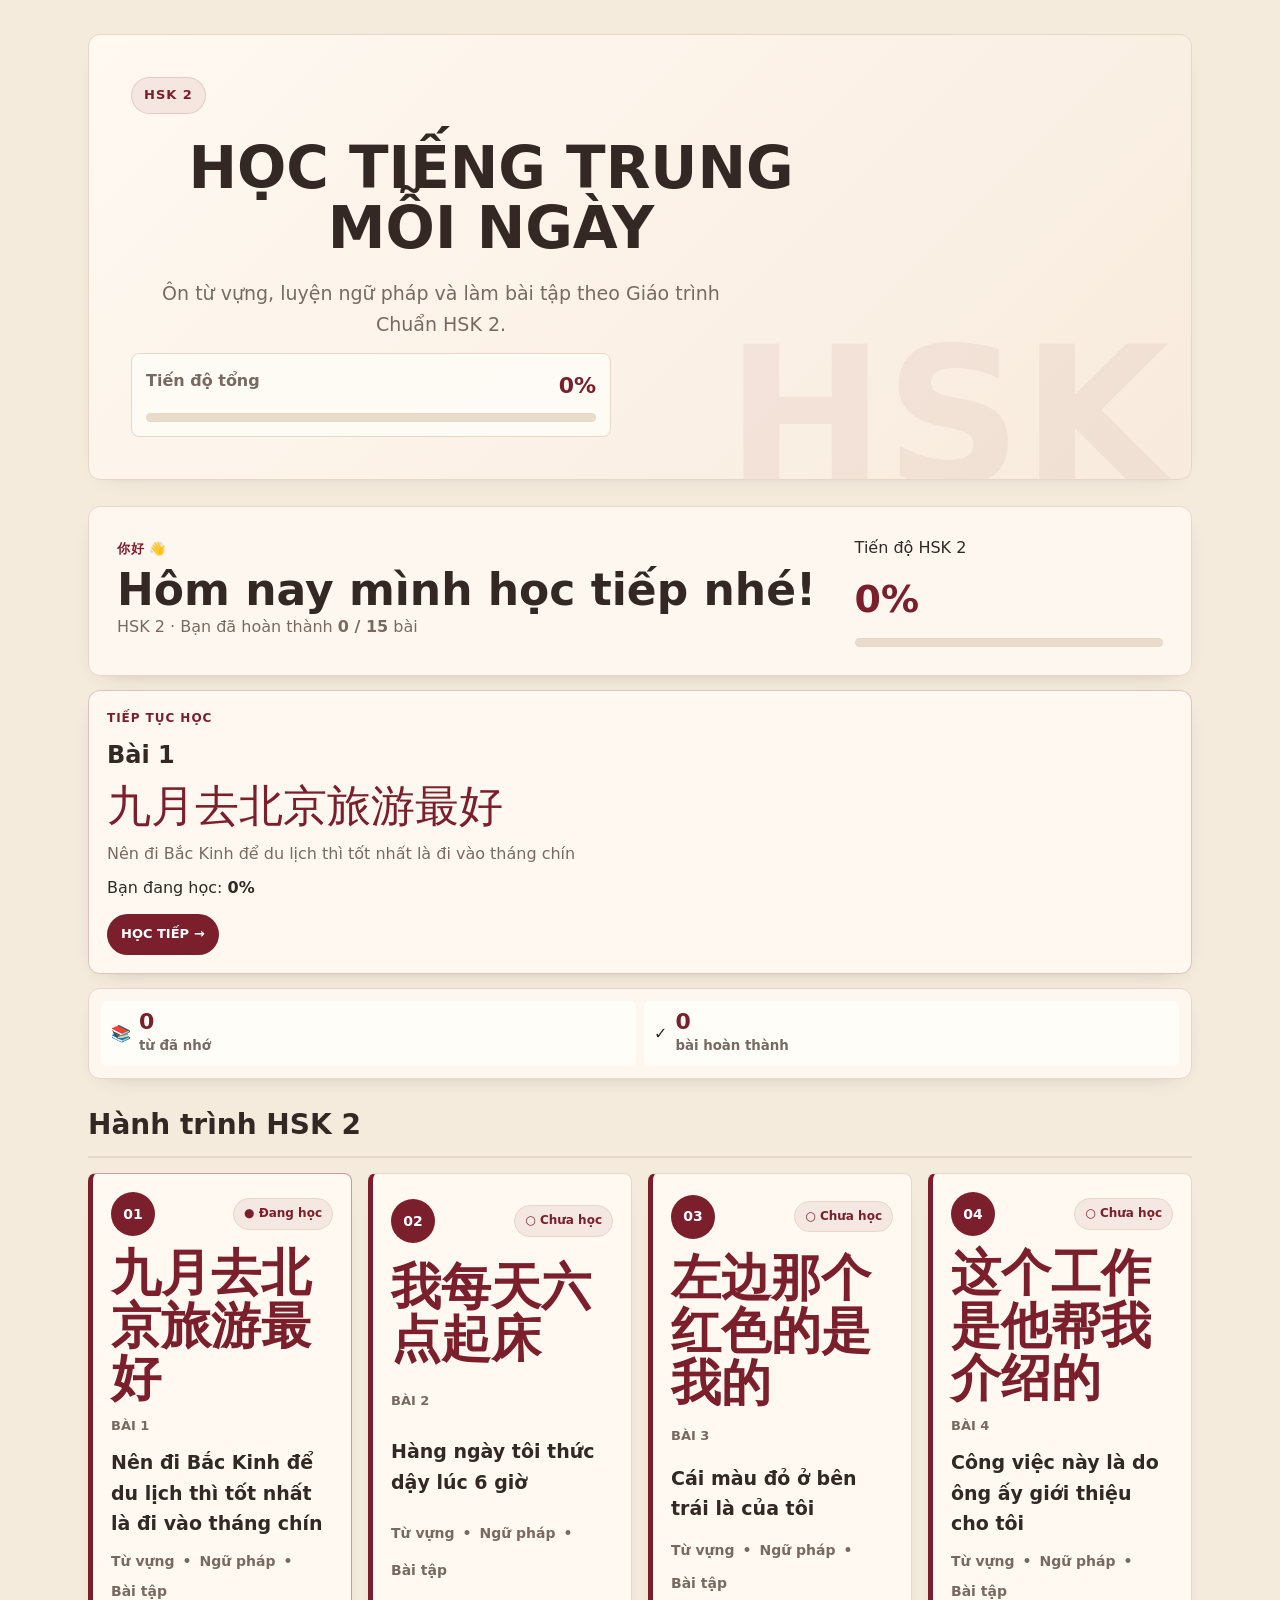
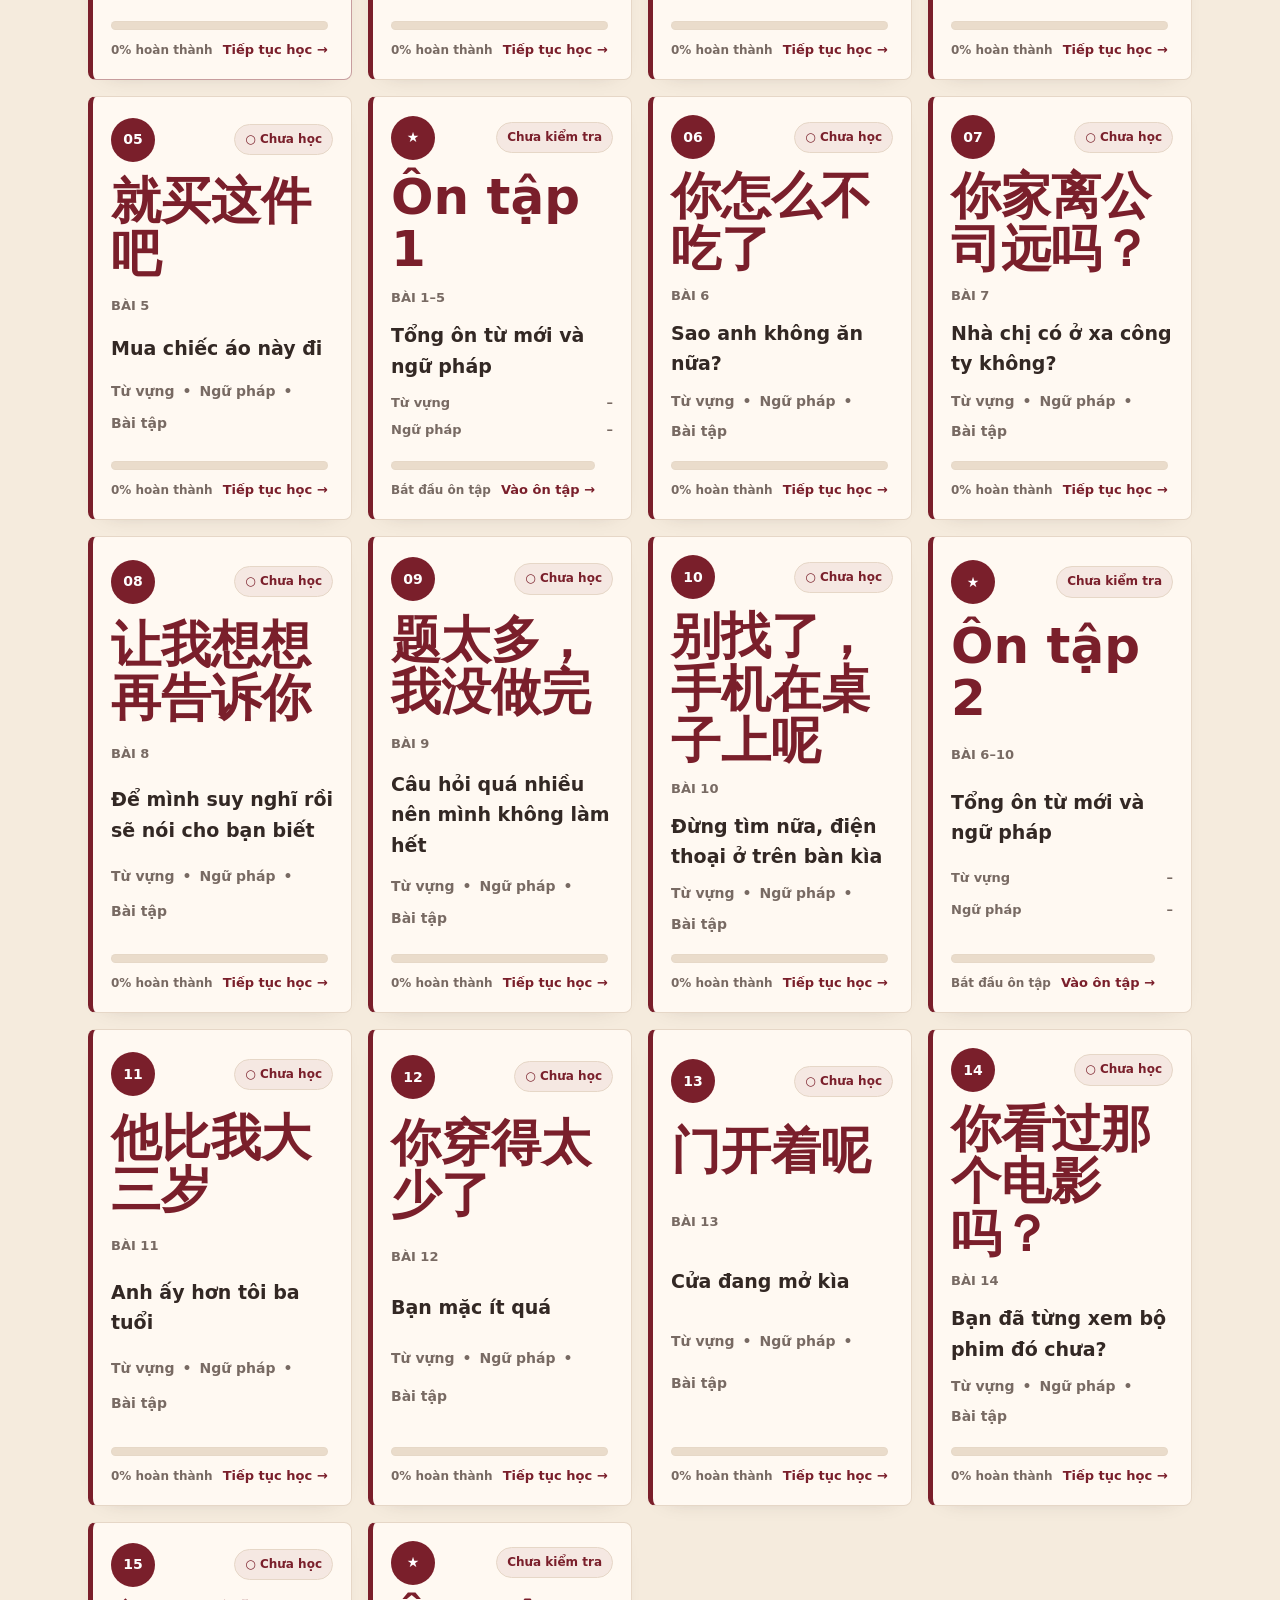
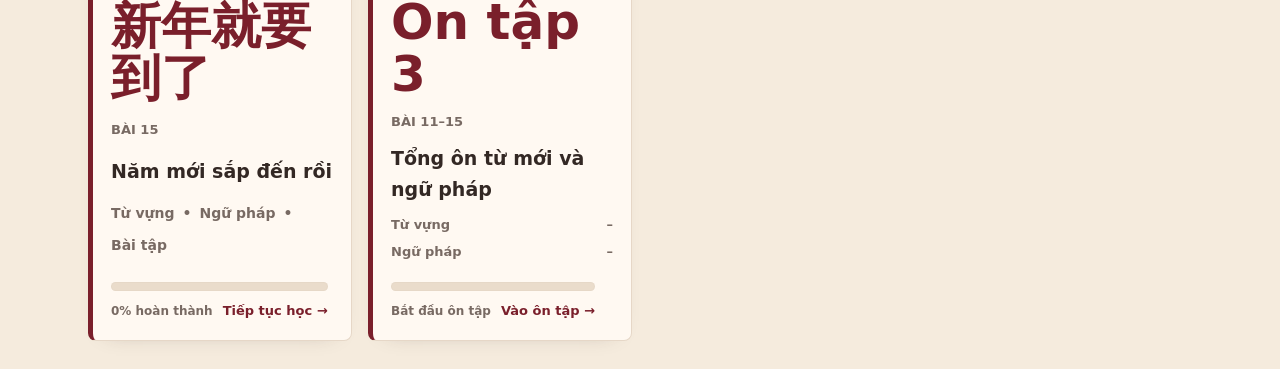
<file: index.html>
<!DOCTYPE html>
<html lang="vi">
<head>
  <meta charset="UTF-8">
  <meta name="viewport" content="width=device-width, initial-scale=1.0, maximum-scale=1.0, user-scalable=no">
  <title>Khóa học Chuẩn HSK2 - NABI</title>
  <link rel="icon" href="data:,">
  <link rel="stylesheet" href="styles/main.css">
</head>
<body>
  <div class="container home-container">
    <header class="home-header">
      <div class="header-badge">HSK 2</div>
      <h1>HỌC TIẾNG TRUNG MỖI NGÀY</h1>
      <p>Ôn từ vựng, luyện ngữ pháp và làm bài tập theo Giáo trình Chuẩn HSK 2.</p>
      <div class="home-progress-card">
        <div>
          <span class="home-progress-label">Tiến độ tổng</span>
          <strong id="overall-progress-text">0%</strong>
        </div>
        <div class="progress-bar-container">
          <div id="overall-progress-bar" class="progress-bar" style="width: 0%;"></div>
        </div>
      </div>
    </header>

    <main>
      <div class="course-stage-header">
        <h2>Giai đoạn 1: Bài 1 – Bài 8</h2>
      </div>

      <div class="lesson-grid" id="lesson-grid"></div>
    </main>
  </div>

  <script src="data/lesson-manifest.js"></script>
  <script src="js/storage.js"></script>
  <script src="js/app.js"></script>
</body>
</html>
</file>
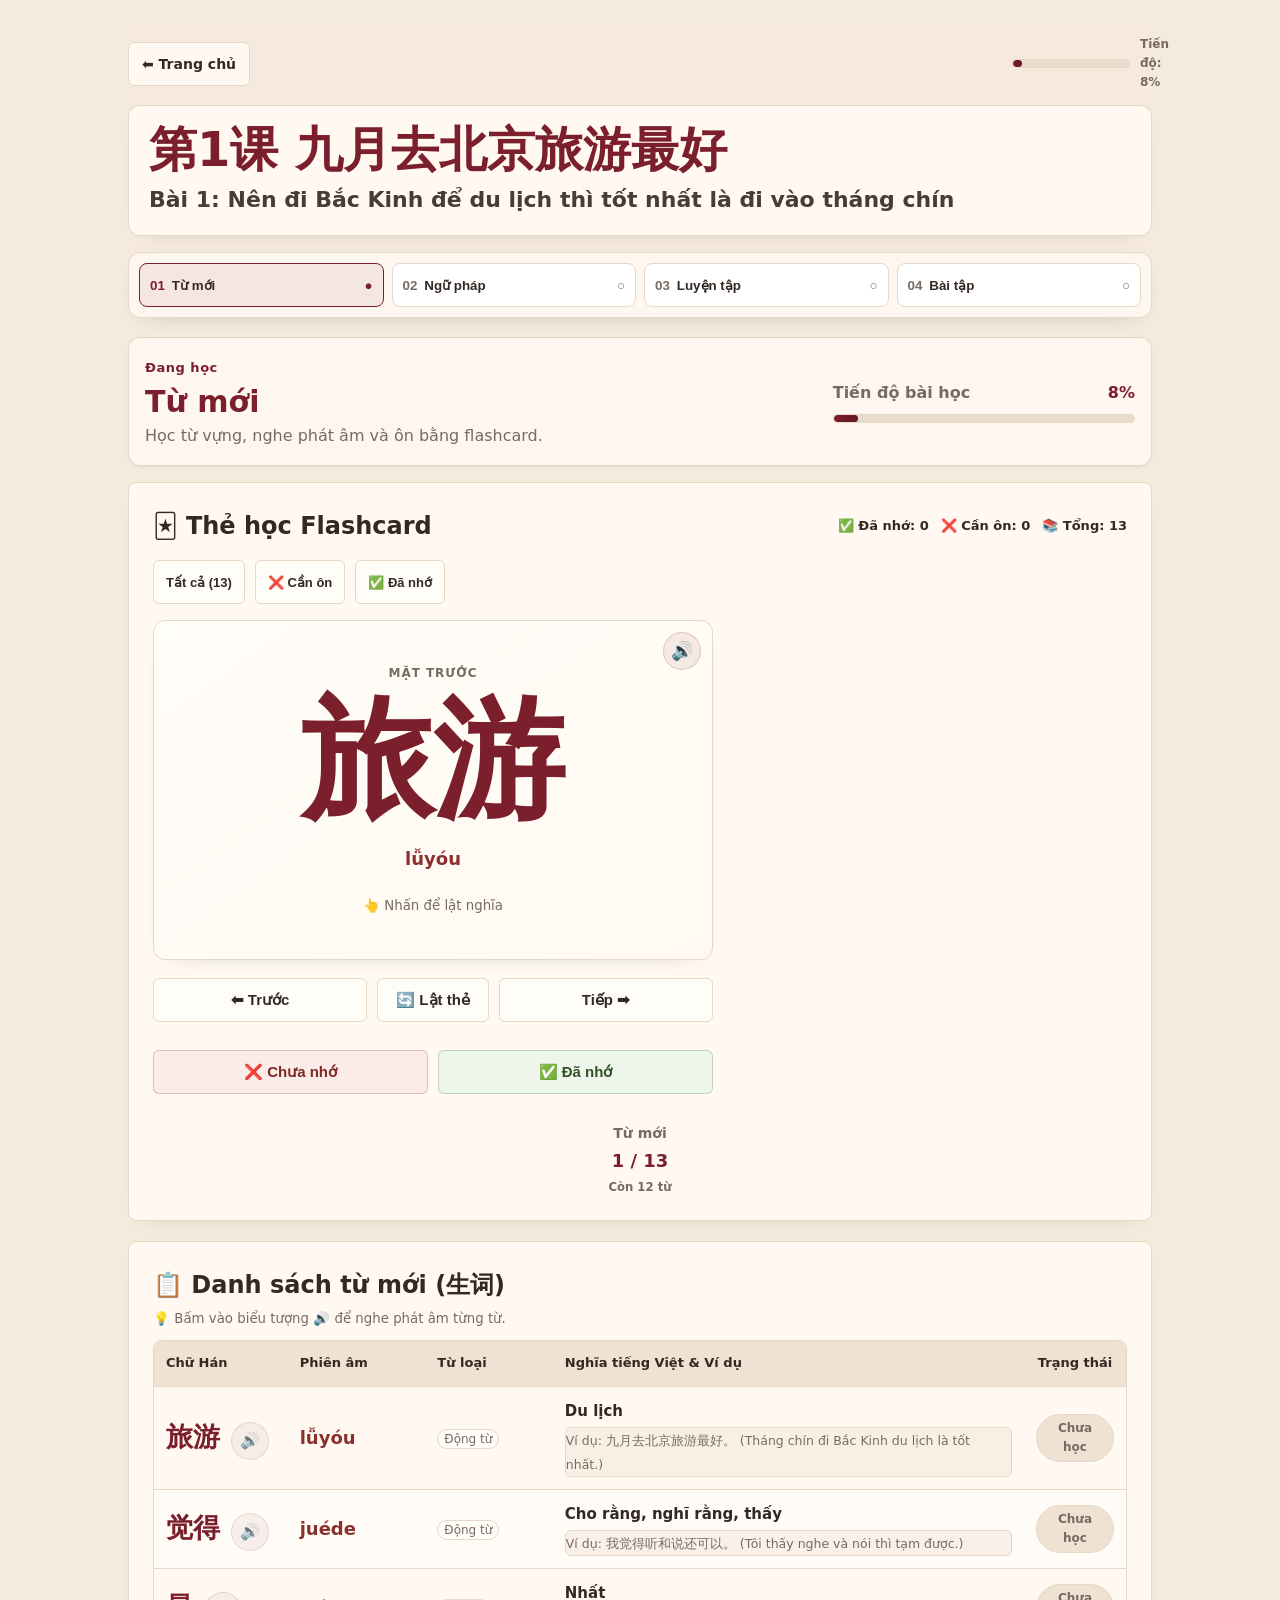
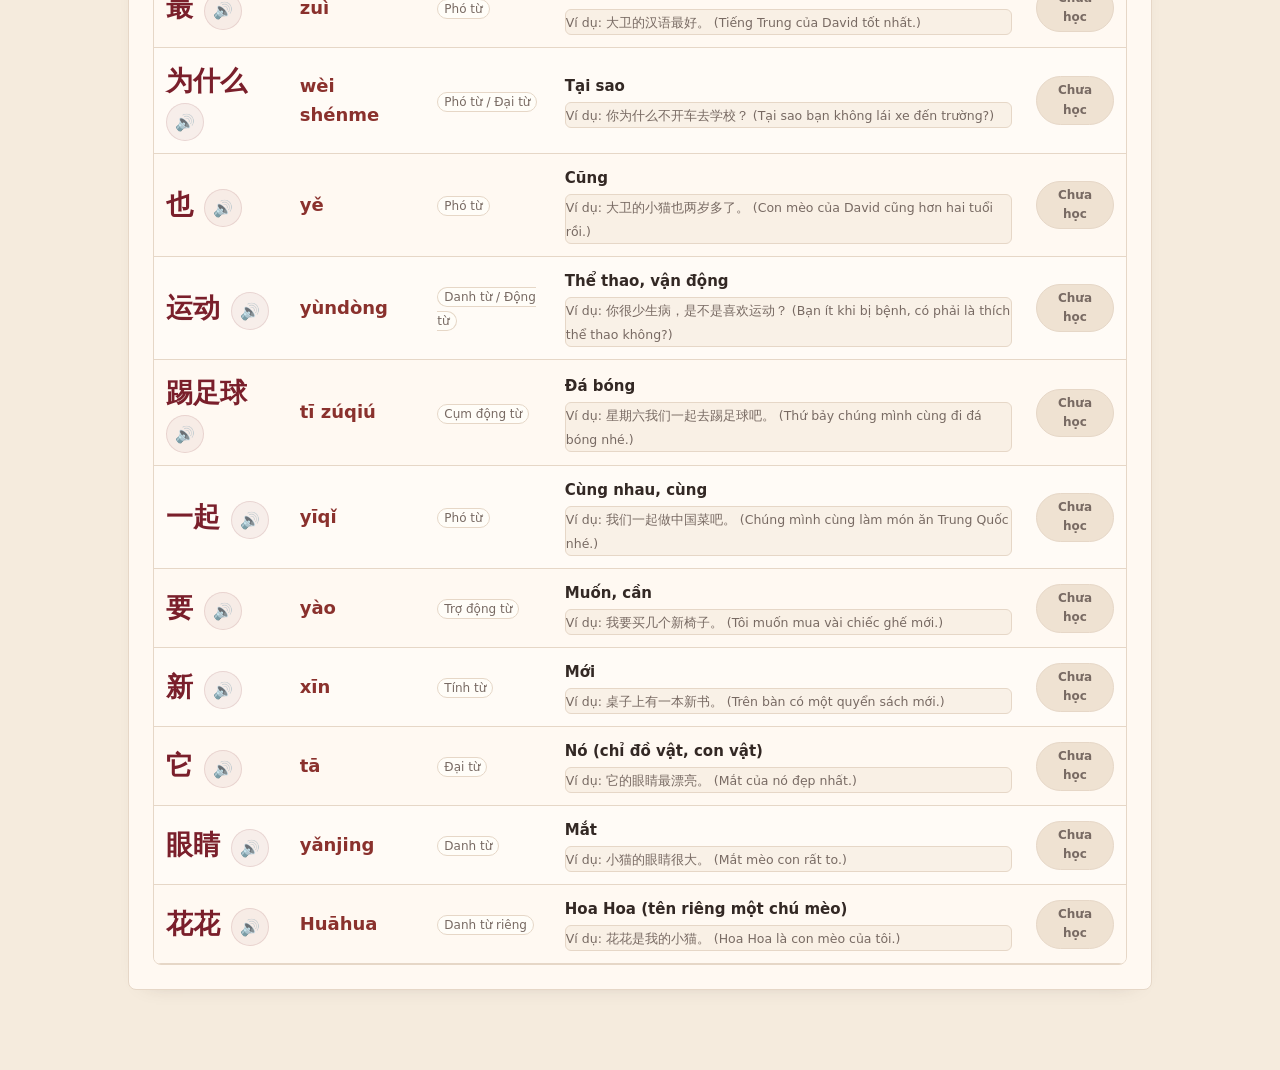
<file: lesson.html>
<!DOCTYPE html>
<html lang="vi">
<head>
  <meta charset="UTF-8">
  <meta name="viewport" content="width=device-width, initial-scale=1.0, maximum-scale=1.0, user-scalable=no">
  <title>Bài học HSK2 - NABI</title>
  <link rel="icon" href="data:,">
  <link rel="stylesheet" href="styles/main.css">
</head>
<body>
  <div class="container lesson-container">
    <header class="lesson-header">
      <div class="nav-bar-top">
        <a href="index.html" class="btn-back">⬅ Trang chủ</a>
        <div class="lesson-top-progress-wrap">
          <div class="progress-bar-container">
            <div id="lesson-top-progress-bar" class="progress-bar" style="width: 0%;"></div>
          </div>
          <span id="lesson-top-progress-text" class="progress-text">Tiến độ: 0%</span>
        </div>
      </div>

      <div class="lesson-title-banner">
        <h1 id="lesson-title-zh" class="lesson-title-zh">Đang tải...</h1>
        <p id="lesson-title-vi" class="lesson-title-vi">...</p>
      </div>
    </header>

    <main class="tab-content">
      <!-- 1. TỪ MỚI & FLASHCARD -->
      <section id="vocab" class="tab-pane active">
        <div class="card mb-20">
          <div class="section-title-row">
            <h2>🃏 Thẻ học Flashcard</h2>
            <div id="fc-stats-bar" class="fc-stats-bar"></div>
          </div>

          <div class="fc-filter-tabs">
            <button class="btn btn-sm fc-tab active" onclick="refreshFlashcardFilter('all')">Tất cả</button>
            <button class="btn btn-sm fc-tab" onclick="refreshFlashcardFilter('forgot')">❌ Cần ôn</button>
            <button class="btn btn-sm fc-tab" onclick="refreshFlashcardFilter('remembered')">✅ Đã nhớ</button>
          </div>

          <div class="flashcard-section">
            <div class="flashcard-container">
              <div class="flashcard">
                <div class="flashcard-front">
                  <span class="fc-side-label">Mặt trước</span>
                  <span id="fc-hanzi" class="fc-hanzi">旅游</span>
                  <span id="fc-front-pinyin" class="fc-pinyin">lǚyóu</span>
                  <span class="fc-hint-tap"><small>👆 Nhấn để lật nghĩa</small></span>
                </div>
                <div class="flashcard-back">
                  <span class="fc-side-label">Mặt sau</span>
                  <span id="fc-back-hanzi" class="fc-hanzi">旅游</span>
                  <span id="fc-pinyin" class="fc-pinyin">lǚyóu</span>
                  <span id="fc-meaning" class="fc-meaning">Du lịch</span>
                  <div class="fc-examples" id="fc-examples"></div>
                </div>
              </div>
            </div>

            <div class="fc-controls">
              <button id="btn-fc-prev" class="btn">⬅ Trước</button>
              <button id="btn-fc-flip" class="btn btn-secondary">🔄 Lật thẻ</button>
              <button id="btn-fc-next" class="btn">Tiếp ➡</button>
            </div>

            <div class="fc-status-controls">
              <button id="btn-fc-forgot" class="btn btn-danger">❌ Chưa nhớ</button>
              <button id="btn-fc-remembered" class="btn btn-success">✅ Đã nhớ</button>
            </div>

            <div class="fc-progress" id="fc-progress">Đang tải...</div>
            <div class="activity-completion" id="fc-completion" hidden></div>
          </div>
        </div>

        <div class="card">
          <h2>📋 Danh sách từ mới (生词)</h2>
          <p class="text-muted"><small>💡 Bấm vào biểu tượng 🔊 để nghe phát âm từng từ.</small></p>
          <div class="vocab-table-container">
            <table id="vocab-table">
              <thead>
                <tr>
                  <th>Chữ Hán</th>
                  <th>Phiên âm</th>
                  <th>Từ loại</th>
                  <th>Nghĩa tiếng Việt & Ví dụ</th>
                  <th class="text-center">Trạng thái</th>
                </tr>
              </thead>
              <tbody></tbody>
            </table>
          </div>
        </div>
      </section>

      <!-- 2. NGỮ PHÁP -->
      <section id="grammar" class="tab-pane">
        <div class="section-title-row mb-15">
          <h2>📐 Ngữ pháp trọng tâm (语法)</h2>
        </div>
        <div id="grammar-list"></div>
      </section>

      <!-- 3. LUYỆN TẬP TƯƠNG TÁC (GAMES) -->
      <section id="practice" class="tab-pane">
        <div id="practice-container"></div>
      </section>

      <!-- 4. BÀI TẬP CHÍNH (WORKBOOK) -->
      <section id="exercises" class="tab-pane">
        <div id="user-info-form" class="card">
          <div class="exam-start-banner">
            <h3 id="exam-lesson-title">📝 Sách bài tập HSK2</h3>
            <p>Học viên vui lòng nhập họ và tên trước khi bắt đầu làm bài. Kết quả sẽ được tự động chấm điểm và lưu lại.</p>
            <div class="name-input-row">
              <input type="text" id="student-name" placeholder="Nhập họ và tên của bạn..." class="input-text">
              <button id="btn-start-exam" class="btn btn-primary btn-large">Bắt đầu làm bài 🚀</button>
            </div>
          </div>
        </div>

        <div id="exam-area" style="display: none;">
          <form id="exam-form">
            <!-- Listening Section -->
            <div class="exam-part-header">
              <h3>🎧 I. PHẦN NGHE (听力)</h3>
            </div>

            <div id="listening-part1" class="exam-section card">
              <div class="section-badge">Phần 1</div>
              <h4>Nghe câu và phán đoán nội dung có khớp với hình ảnh hay không (Câu 1 - 5)</h4>
              <div class="question-list"></div>
            </div>

            <div id="listening-part2" class="exam-section card">
              <div class="section-badge">Phần 2</div>
              <h4>Nghe các mẩu đối thoại và chọn hình ảnh phù hợp (Câu 6 - 10)</h4>
              <div class="question-list"></div>
            </div>
            
            <div id="listening-part3" class="exam-section card">
              <div class="section-badge">Phần 3</div>
              <h4>Nghe các mẩu đối thoại và chọn đáp án đúng nhất (Câu 11 - 15)</h4>
              <div class="question-list"></div>
            </div>

            <!-- Reading Section -->
            <div class="exam-part-header">
              <h3>📖 II. PHẦN ĐỌC (阅读)</h3>
            </div>

            <div id="reading-part1" class="exam-section card">
              <div class="section-badge">Phần 1</div>
              <h4>Chọn hình ảnh phù hợp với nội dung câu (Câu 16 - 20)</h4>
              <div class="question-list"></div>
            </div>

            <div id="reading-part2" class="exam-section card">
              <div class="section-badge">Phần 2</div>
              <h4>Điền từ thích hợp vào chỗ trống (Câu 21 - 25)</h4>
              <div class="options-box" id="reading-p2-options"></div>
              <div class="question-list"></div>
            </div>

            <div id="reading-part3" class="exam-section card">
              <div class="section-badge">Phần 3</div>
              <h4>Phán đoán câu là Đúng (√) hay Sai (x) so với câu gốc (Câu 26 - 30)</h4>
              <div class="question-list"></div>
            </div>

            <div id="reading-part4" class="exam-section card">
              <div class="section-badge">Phần 4</div>
              <h4>Chọn câu hỏi hoặc câu trả lời tương ứng để hoàn thành đối thoại (Câu 31 - 35)</h4>
              <div class="options-box" id="reading-p4-options"></div>
              <div class="question-list"></div>
            </div>

            <button type="submit" id="btn-submit-exam" class="btn btn-primary btn-large btn-submit-master">
              📤 NỘP BÀI TẬP VÀ CHẤM ĐIỂM
            </button>
          </form>
        </div>
        
        <!-- Kết quả sau khi nộp -->
        <div id="exam-result" class="card" style="display: none;">
          <div id="score-display"></div>
          <div id="wrong-answers"></div>
        </div>
      </section>
    </main>
  </div>

  <!-- Core Scripts -->
  <script src="data/lesson-manifest.js"></script>
  <script src="js/storage.js"></script>
  <script src="js/telegram.js"></script>
  <script src="js/vocabulary.js"></script>
  <script src="js/grammar.js"></script>
  <script src="js/vocab-games.js"></script>
  <script src="js/exercises.js"></script>
  <script src="js/app.js"></script>
</body>
</html>
</file>
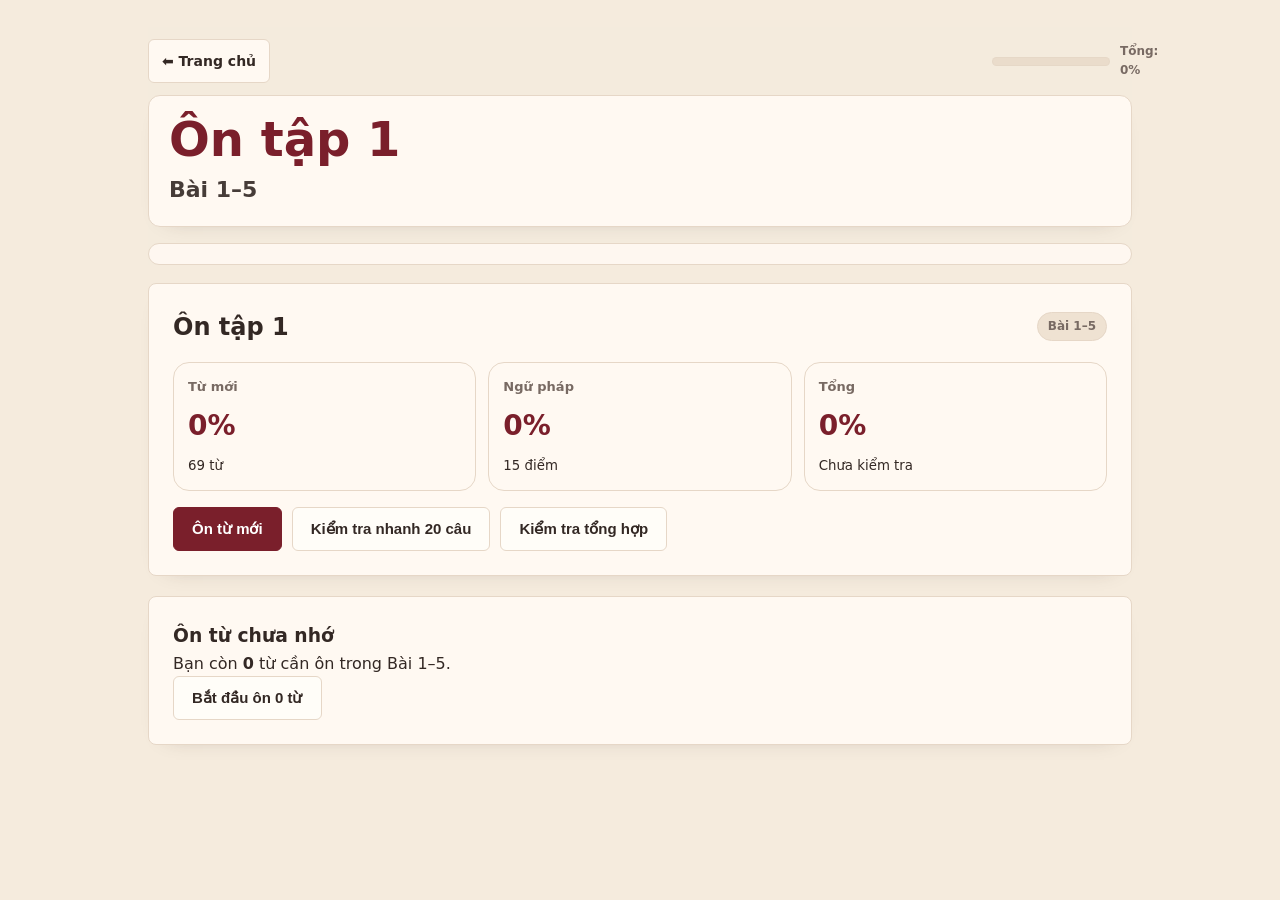
<file: review.html>
<!DOCTYPE html>
<html lang="vi">
<head>
  <meta charset="UTF-8">
  <meta name="viewport" content="width=device-width, initial-scale=1.0, maximum-scale=1.0, user-scalable=no">
  <title>Ôn tập HSK2 - NABI</title>
  <link rel="icon" href="data:,">
  <link rel="stylesheet" href="styles/main.css">
</head>
<body>
  <div class="container review-container">
    <header class="lesson-header review-header">
      <div class="nav-bar-top">
        <a href="index.html" class="btn-back">⬅ Trang chủ</a>
        <div class="lesson-top-progress-wrap">
          <div class="progress-bar-container">
            <div id="review-top-progress-bar" class="progress-bar" style="width: 0%;"></div>
          </div>
          <span id="review-top-progress-text" class="progress-text">Tổng: 0%</span>
        </div>
      </div>
      <div class="lesson-title-banner">
        <h1 id="review-title" class="lesson-title-zh">Đang tải ôn tập...</h1>
        <p id="review-scope" class="lesson-title-vi">...</p>
      </div>
      <div class="lesson-learning-path review-tabs" id="review-tabs"></div>
    </header>

    <main class="tab-content review-content">
      <section id="review-overview" class="tab-pane active"></section>
      <section id="review-vocab" class="tab-pane"></section>
      <section id="review-grammar" class="tab-pane"></section>
      <section id="review-test" class="tab-pane"></section>
      <section id="review-result" class="tab-pane"></section>
    </main>
  </div>

  <script src="data/lesson-manifest.js"></script>
  <script src="js/storage.js"></script>
  <script src="js/telegram.js"></script>
  <script src="js/review.js"></script>
</body>
</html>
</file>
<file: styles/main.css>
/* ==========================================================================
   HSK2 Learning Web App - Complete Responsive Stylesheet
   Optimized for Mobile (375px-430px), Tablet/iPad (768px-1024px), Desktop (1440px)
   ========================================================================== */

:root {
  --primary: #7A1F2B;
  --primary-hover: #651722;
  --primary-light: #F4E4E4;
  --success: #4F7A42;
  --success-light: #EEF5EA;
  --danger: #A33A35;
  --danger-light: #FBECEA;
  --warning: #9A6A22;
  --warning-light: #FFF4D8;
  --bg-color: #F5EBDD;
  --card-bg: #FFF9F2;
  --text-main: #332824;
  --text-muted: #786A63;
  --border-color: #E6D7C7;
  --ink-soft: #4A3A35;
  --cream-deep: #F0DFC9;
  --paper-warm: #FFFDF8;
  --shadow-sm: 0 1px 2px 0 rgb(51 40 36 / 0.08);
  --shadow-md: 0 8px 24px -18px rgb(51 40 36 / 0.45);
  --shadow-lg: 0 18px 42px -28px rgb(51 40 36 / 0.55);
  --font-family: system-ui, -apple-system, BlinkMacSystemFont, "Segoe UI", Roboto, "PingFang SC", "Microsoft YaHei", "SimHei", sans-serif;
  --radius-sm: 6px;
  --radius-md: 8px;
  --radius-lg: 12px;
}

* {
  box-sizing: border-box;
  margin: 0;
  padding: 0;
  -webkit-tap-highlight-color: transparent;
}

body {
  font-family: var(--font-family);
  background-color: var(--bg-color);
  color: var(--text-main);
  line-height: 1.6;
  font-size: 16px;
  overflow-x: hidden;
}

html {
  scroll-padding-top: 320px;
}

.container {
  max-width: 860px;
  margin: 0 auto;
  padding: 16px;
  width: 100%;
}

/* Utilities */
.card {
  background: var(--card-bg);
  border-radius: var(--radius-md);
  padding: 20px;
  box-shadow: var(--shadow-sm);
  border: 1px solid var(--border-color);
  margin-bottom: 20px;
}

.text-center { text-align: center; }
.text-muted { color: var(--text-muted); }
.mt-10 { margin-top: 10px; }
.mt-15 { margin-top: 15px; }
.mt-20 { margin-top: 20px; }
.mb-15 { margin-bottom: 15px; }
.mb-20 { margin-bottom: 20px; }
.my-15 { margin-top: 15px; margin-bottom: 15px; }
.p-20 { padding: 20px; }
.p-30 { padding: 30px; }
.flex-center-gap { display: flex; justify-content: center; gap: 12px; flex-wrap: wrap; }

/* Buttons */
.btn {
  display: inline-flex;
  align-items: center;
  justify-content: center;
  padding: 10px 18px;
  font-size: 15px;
  font-weight: 600;
  border-radius: var(--radius-sm);
  border: 1px solid var(--border-color);
  background: #FFF9F2;
  color: var(--text-main);
  cursor: pointer;
  transition: all 0.2s ease;
  user-select: none;
  touch-action: manipulation;
}

.btn:hover { background: #EFE2D2; border-color: var(--border-color); }
.btn-primary { background: var(--primary); color: #FFF9F2; border-color: var(--primary); }
.btn-primary:hover { background: var(--primary-hover); border-color: var(--primary-hover); }
.btn-success { background: var(--success); color: #FFF9F2; border-color: var(--success); }
.btn-danger { background: var(--danger); color: #FFF9F2; border-color: var(--danger); }
.btn-secondary { background: var(--text-muted); color: #FFF9F2; border-color: var(--text-muted); }
.btn-sm { padding: 6px 12px; font-size: 13px; }
.btn-large { width: 100%; font-size: 17px; padding: 14px; }

.badge {
  display: inline-block;
  padding: 4px 10px;
  font-size: 12px;
  font-weight: 700;
  border-radius: 9999px;
}
.badge-success { background: var(--success-light); color: var(--success); }
.badge-danger { background: var(--danger-light); color: var(--danger); }
.badge-primary { background: var(--primary-light); color: var(--primary); }
.badge-secondary { background: #EFE2D2; color: var(--text-muted); }

/* Alerts */
.alert {
  padding: 12px 16px;
  border-radius: var(--radius-sm);
  font-size: 14px;
  margin-top: 10px;
}
.alert-success { background: var(--success-light); color: #15803d; border: 1px solid #bbf7d0; }
.alert-danger { background: var(--danger-light); color: #b91c1c; border: 1px solid #fecaca; }

/* Progress Bar */
.progress-bar-container {
  height: 8px;
  background: #EADCCB;
  border-radius: 9999px;
  overflow: hidden;
}
.progress-bar {
  height: 100%;
  background: var(--success);
  transition: width 0.4s ease;
}
.progress-text {
  font-size: 12px;
  color: var(--text-muted);
  font-weight: 600;
}

/* ==========================================================================
   Home Page Styles
   ========================================================================== */
.home-header {
  text-align: center;
  margin-bottom: 25px;
  padding: 20px 0;
}
.header-badge {
  display: inline-block;
  font-size: 12px;
  font-weight: 700;
  letter-spacing: 1px;
  color: var(--primary);
  background: var(--primary-light);
  padding: 4px 12px;
  border-radius: 9999px;
  margin-bottom: 10px;
}
.home-header h1 {
  font-size: 24px;
  font-weight: 800;
  color: var(--text-main);
  margin-bottom: 6px;
}
.home-header p {
  color: var(--text-muted);
  font-size: 14px;
}

.course-stage-header h2 {
  font-size: 18px;
  font-weight: 700;
  margin-bottom: 15px;
  padding-bottom: 8px;
  border-bottom: 2px solid var(--border-color);
}

.lesson-grid {
  display: grid;
  grid-template-columns: 1fr;
  gap: 14px;
}

.lesson-card {
  background: var(--card-bg);
  border: 1px solid var(--border-color);
  border-radius: var(--radius-md);
  padding: 18px;
  text-decoration: none;
  color: inherit;
  box-shadow: var(--shadow-sm);
  display: flex;
  flex-direction: column;
  gap: 8px;
  transition: transform 0.2s, box-shadow 0.2s;
}

.lesson-card.active-card {
  border-left: 5px solid var(--primary);
}

.lesson-card.active-card:hover {
  transform: translateY(-2px);
  box-shadow: var(--shadow-md);
}

.lesson-card.disabled {
  opacity: 0.6;
  cursor: not-allowed;
  background: var(--paper-warm);
}

.lesson-card-header {
  display: flex;
  justify-content: space-between;
  align-items: center;
}

.lesson-num-tag {
  font-weight: 700;
  color: var(--primary);
  font-size: 14px;
}
.lesson-status-badge {
  font-size: 11px;
  font-weight: 700;
  background: var(--primary-light);
  color: var(--primary);
  padding: 2px 8px;
  border-radius: 9999px;
}

.lesson-title-zh {
  font-size: 20px;
  font-weight: 700;
  color: var(--text-main);
}
.lesson-title-vi {
  font-size: 13px;
  color: var(--text-muted);
}
.lesson-card-footer {
  margin-top: 8px;
}

.review-stage-box {
  background: #EFE2D2;
  border: 1px dashed var(--border-color);
  border-radius: var(--radius-md);
  padding: 16px;
  text-align: center;
  color: var(--text-muted);
}

/* ==========================================================================
   Lesson Page Header & Navigation
   ========================================================================== */
.lesson-header {
  margin-bottom: 20px;
}
.nav-bar-top {
  display: flex;
  justify-content: space-between;
  align-items: center;
  margin-bottom: 12px;
}
.btn-back {
  text-decoration: none;
  font-size: 14px;
  font-weight: 600;
  color: var(--primary);
}
.lesson-top-progress-wrap {
  width: 140px;
  display: flex;
  flex-direction: column;
  align-items: flex-end;
  gap: 2px;
}
.lesson-top-progress-wrap .progress-bar-container {
  width: 100%;
}

.lesson-title-banner {
  background: linear-gradient(135deg, var(--primary), var(--primary));
  color: #FFF9F2;
  padding: 18px 20px;
  border-radius: var(--radius-md);
  margin-bottom: 15px;
  box-shadow: var(--shadow-sm);
}
.lesson-title-banner h1 {
  font-size: 22px;
  font-weight: 800;
  margin-bottom: 4px;
}
.lesson-title-banner p {
  font-size: 14px;
  opacity: 0.9;
}

/* Tabs */
.tabs {
  display: flex;
  background: #EADCCB;
  padding: 4px;
  border-radius: var(--radius-md);
  gap: 4px;
  overflow-x: auto;
  scrollbar-width: none;
}
.tabs::-webkit-scrollbar { display: none; }

.tab-btn {
  flex: 1;
  min-width: 80px;
  padding: 10px 8px;
  border: none;
  background: transparent;
  font-size: 14px;
  font-weight: 600;
  color: var(--text-muted);
  border-radius: var(--radius-sm);
  cursor: pointer;
  transition: all 0.2s;
  white-space: nowrap;
}
.tab-btn.active {
  background: #FFF9F2;
  color: var(--primary);
  box-shadow: var(--shadow-sm);
}
.tab-pane {
  display: none;
}
.tab-pane.active {
  display: block;
  animation: fadeIn 0.25s ease;
}

@keyframes fadeIn {
  from { opacity: 0; transform: translateY(4px); }
  to { opacity: 1; transform: translateY(0); }
}

/* ==========================================================================
   Vocabulary Table & Speech
   ========================================================================== */
.vocab-table-container {
  overflow-x: auto;
  margin-top: 10px;
}
table {
  width: 100%;
  border-collapse: collapse;
  font-size: 15px;
}
th, td {
  padding: 12px;
  text-align: left;
  border-bottom: 1px solid var(--border-color);
}
th {
  background: var(--paper-warm);
  font-weight: 700;
  color: var(--text-muted);
  font-size: 13px;
}
.hanzi-text {
  font-size: 19px;
  font-weight: 700;
  color: var(--text-main);
  margin-right: 6px;
}
.pinyin-text {
  color: #8A312D;
  font-weight: 600;
}
.tag-wordtype {
  font-size: 12px;
  background: #EFE2D2;
  padding: 2px 6px;
  border-radius: 4px;
  color: #475569;
}
.btn-speak {
  border: none;
  background: none;
  cursor: pointer;
  font-size: 16px;
  opacity: 0.7;
  transition: opacity 0.2s;
}
.btn-speak:hover { opacity: 1; }
.vocab-example {
  margin-top: 4px;
  color: var(--text-muted);
}

/* ==========================================================================
   Flashcard Styles
   ========================================================================== */
.section-title-row {
  display: flex;
  justify-content: space-between;
  align-items: center;
  flex-wrap: wrap;
  gap: 10px;
  margin-bottom: 15px;
}
.fc-stats-bar {
  display: flex;
  gap: 12px;
  font-size: 13px;
  font-weight: 600;
}
.fc-filter-tabs {
  display: flex;
  gap: 8px;
  margin-bottom: 15px;
  flex-wrap: wrap;
}
.fc-filter-tabs .btn {
  font-size: 13px;
}
.flashcard-section {
  display: flex;
  flex-direction: column;
  align-items: center;
}
.flashcard-container {
  width: 100%;
  max-width: 360px;
  height: 220px;
  perspective: 1000px;
  margin-bottom: 16px;
}
.flashcard {
  width: 100%;
  height: 100%;
  position: relative;
  transition: transform 0.5s cubic-bezier(0.4, 0, 0.2, 1);
  transform-style: preserve-3d;
  cursor: pointer;
}
.flashcard.flipped {
  transform: rotateY(180deg);
}
.flashcard-front, .flashcard-back {
  width: 100%;
  height: 100%;
  position: absolute;
  backface-visibility: hidden;
  border-radius: var(--radius-lg);
  display: flex;
  flex-direction: column;
  justify-content: center;
  align-items: center;
  padding: 20px;
  box-shadow: var(--shadow-md);
  border: 1px solid var(--border-color);
  background: #FFF9F2;
  text-align: center;
}
.flashcard-back {
  transform: rotateY(180deg);
  background: #fdfefe;
  border-color: var(--border-color);
}
.fc-hanzi {
  font-size: 48px;
  font-weight: 800;
  color: var(--text-main);
  margin-bottom: 6px;
}
.fc-hint-tap {
  color: var(--text-muted);
}
.fc-side-label {
  align-self: start;
  color: var(--text-muted);
  font-size: 12px;
  font-weight: 800;
  letter-spacing: 0.08em;
  text-transform: uppercase;
}
.fc-pinyin {
  font-size: 20px;
  font-weight: 700;
  color: #8A312D;
  margin-bottom: 6px;
}
.fc-meaning {
  font-size: 18px;
  font-weight: 700;
  color: var(--text-main);
  margin-bottom: 10px;
}
.fc-example-item {
  background: var(--paper-warm);
  padding: 8px 12px;
  border-radius: var(--radius-sm);
  font-size: 13px;
  text-align: left;
  overflow-wrap: anywhere;
}
.fc-controls, .fc-status-controls {
  display: flex;
  gap: 10px;
  margin-bottom: 12px;
  width: 100%;
  max-width: 360px;
}
.fc-controls .btn, .fc-status-controls .btn {
  flex: 1;
}
.fc-progress {
  font-size: 14px;
  font-weight: 700;
  color: var(--text-muted);
}
.btn-fc-audio {
  position: absolute;
  top: 12px;
  right: 12px;
  border: none;
  background: #EFE2D2;
  font-size: 18px;
  padding: 6px;
  border-radius: 50%;
  cursor: pointer;
}

/* ==========================================================================
   Grammar Module Styles
   ========================================================================== */
.grammar-item {
  margin-bottom: 20px;
}
.grammar-header {
  display: flex;
  align-items: center;
  gap: 10px;
  margin-bottom: 12px;
}
.grammar-badge {
  background: #e0e7ff;
  color: #3730a3;
  font-size: 12px;
  font-weight: 700;
  padding: 3px 8px;
  border-radius: 4px;
}
.grammar-name {
  font-size: 18px;
  font-weight: 700;
}
.grammar-formula-box {
  background: var(--paper-warm);
  border-left: 4px solid var(--primary);
  padding: 10px 14px;
  border-radius: 0 var(--radius-sm) var(--radius-sm) 0;
  margin-bottom: 12px;
}
.grammar-formula {
  font-family: ui-monospace, SFMono-Regular, Menlo, Monaco, Consolas, monospace;
  font-size: 14px;
  color: #1e40af;
  font-weight: 600;
  margin-top: 4px;
}
.grammar-negative-box {
  background: #fffbeb;
  border: 1px solid #fef3c7;
  padding: 10px 14px;
  border-radius: var(--radius-sm);
  margin-top: 10px;
  font-size: 14px;
}
.grammar-examples {
  list-style: none;
  margin-top: 8px;
  display: flex;
  flex-direction: column;
  gap: 10px;
}
.grammar-example-item {
  background: var(--paper-warm);
  padding: 10px 14px;
  border-radius: var(--radius-sm);
  border: 1px solid var(--border-color);
}
.ex-zh {
  font-size: 16px;
  font-weight: 700;
  color: var(--text-main);
}
.ex-py {
  color: #8A312D;
}
.ex-vi {
  color: var(--text-muted);
  font-size: 14px;
}
.grammar-quick-quiz {
  margin-top: 16px;
  background: var(--primary-light);
  border: 1px dashed var(--border-color);
  padding: 14px;
  border-radius: var(--radius-sm);
}
.quiz-title {
  font-weight: 700;
  font-size: 14px;
  color: var(--primary-hover);
  margin-bottom: 6px;
}
.quiz-q {
  font-size: 14px;
  font-weight: 600;
  margin-bottom: 10px;
}
.quiz-opts {
  display: flex;
  flex-wrap: wrap;
  gap: 8px;
}

/* ==========================================================================
   Practice & Vocab Games
   ========================================================================== */
.game-mode-grid {
  display: grid;
  grid-template-columns: 1fr;
  gap: 12px;
  margin-top: 15px;
}
.game-card-btn {
  background: #FFF9F2;
  border: 1px solid var(--border-color);
  border-radius: var(--radius-md);
  padding: 16px;
  display: flex;
  flex-direction: column;
  text-align: left;
  cursor: pointer;
  transition: all 0.2s ease;
  box-shadow: var(--shadow-sm);
}
.game-card-btn:hover {
  border-color: var(--primary);
  transform: translateY(-2px);
  box-shadow: var(--shadow-md);
}
.game-icon { font-size: 28px; margin-bottom: 6px; }
.game-title { font-size: 16px; font-weight: 700; color: var(--text-main); }
.game-desc { font-size: 13px; color: var(--text-muted); }

.game-header-bar {
  display: flex;
  justify-content: space-between;
  align-items: center;
  margin-bottom: 12px;
}
.game-score-badge {
  font-size: 13px;
  font-weight: 700;
  background: var(--primary-light);
  color: var(--primary);
  padding: 4px 10px;
  border-radius: 9999px;
}

/* Matching Game */
.matching-columns {
  display: grid;
  grid-template-columns: minmax(0, 1fr) minmax(0, 1fr);
  gap: 14px;
  margin-top: 15px;
}
.matching-col {
  display: flex;
  flex-direction: column;
  gap: 10px;
}
.match-item {
  padding: 14px;
  border-radius: var(--radius-sm);
  border: 2px solid var(--border-color);
  background: #FFF9F2;
  font-size: 15px;
  font-weight: 600;
  cursor: pointer;
  transition: all 0.15s ease;
  text-align: center;
  touch-action: manipulation;
  min-width: 0;
  overflow-wrap: anywhere;
  white-space: normal;
}
.match-item:hover { border-color: #94a3b8; }
.match-item.selected {
  border-color: var(--primary);
  background: var(--primary-light);
  color: var(--primary);
}
.match-item.matched {
  border-color: var(--success);
  background: var(--success-light);
  color: var(--success);
  cursor: default;
  opacity: 0.6;
}
.match-hanzi { font-size: 18px; font-weight: 700; display: block; }
.match-pinyin { color: var(--text-muted); font-size: 12px; }

.shake-error {
  animation: shake 0.4s;
  border-color: var(--danger) !important;
  background: var(--danger-light) !important;
}
@keyframes shake {
  0%, 100% { transform: translateX(0); }
  20%, 60% { transform: translateX(-6px); }
  40%, 80% { transform: translateX(6px); }
}

/* Quiz Options */
.quiz-type-tag {
  font-size: 12px;
  font-weight: 700;
  color: var(--primary);
  text-transform: uppercase;
}
.quiz-prompt-text {
  font-size: 28px;
  font-weight: 800;
  margin: 10px 0 6px 0;
  color: var(--text-main);
}
.quiz-pinyin-hint {
  font-size: 16px;
  color: #8A312D;
}
.quiz-trans-hint {
  font-size: 14px;
  color: var(--text-muted);
}
.quiz-options-grid {
  display: grid;
  grid-template-columns: 1fr;
  gap: 10px;
  margin-top: 15px;
}
.btn-quiz-opt {
  display: flex;
  align-items: center;
  padding: 14px;
  border-radius: var(--radius-sm);
  border: 1px solid var(--border-color);
  background: #FFF9F2;
  font-size: 16px;
  font-weight: 600;
  cursor: pointer;
  text-align: left;
  transition: all 0.15s;
}
.btn-quiz-opt:hover { background: var(--paper-warm); border-color: var(--border-color); }
.opt-key {
  display: inline-flex;
  align-items: center;
  justify-content: center;
  width: 28px;
  height: 28px;
  border-radius: 50%;
  background: #EFE2D2;
  color: #475569;
  font-size: 13px;
  font-weight: 700;
  margin-right: 12px;
  flex-shrink: 0;
}
.opt-correct {
  background: var(--success-light) !important;
  border-color: var(--success) !important;
  color: var(--success) !important;
}
.opt-wrong {
  background: var(--danger-light) !important;
  border-color: var(--danger) !important;
  color: var(--danger) !important;
}

/* Scramble Game */
.scramble-dropzone {
  min-height: 60px;
  border: 2px dashed var(--border-color);
  border-radius: var(--radius-md);
  padding: 12px;
  display: flex;
  flex-wrap: wrap;
  gap: 8px;
  align-items: center;
  margin: 15px 0;
  background: var(--paper-warm);
}
.dropzone-placeholder {
  color: #94a3b8;
  font-size: 14px;
}
.scramble-word-bank {
  display: flex;
  flex-wrap: wrap;
  gap: 8px;
  justify-content: center;
  margin-top: 10px;
}
.word-tile, .placed-tile {
  padding: 8px 14px;
  font-size: 16px;
  font-weight: 700;
  border-radius: var(--radius-sm);
  border: 1px solid var(--border-color);
  background: #FFF9F2;
  cursor: pointer;
  box-shadow: var(--shadow-sm);
  touch-action: manipulation;
}
.word-tile.used {
  opacity: 0.3;
  cursor: default;
  background: #EFE2D2;
}
.placed-tile {
  background: var(--primary-light);
  border-color: var(--border-color);
  color: var(--primary);
}

/* ==========================================================================
   Master Audio Player & Image Reference
   ========================================================================== */
.master-audio-player {
  background: linear-gradient(135deg, var(--primary-light), var(--paper-warm));
  border: 1px solid var(--border-color);
  padding: 16px;
  border-radius: var(--radius-md);
  margin-bottom: 18px;
}
.audio-main-header {
  display: flex;
  align-items: center;
  gap: 10px;
  margin-bottom: 12px;
}
.audio-main-icon {
  font-size: 28px;
}
.audio-main-info {
  display: flex;
  flex-direction: column;
}
.audio-controls-custom {
  display: flex;
  align-items: center;
  gap: 8px;
  flex-wrap: wrap;
  margin-bottom: 8px;
}
.btn-play-main {
  min-width: 130px;
  font-weight: 700;
}
.audio-time-text {
  font-size: 13px;
  font-weight: 600;
  color: var(--primary-hover);
  font-family: monospace;
  margin-left: auto;
}
.speed-select {
  padding: 4px 8px;
  border-radius: 4px;
  border: 1px solid var(--border-color);
  background: #FFF9F2;
  font-size: 12px;
  font-weight: 700;
}
.audio-scrub-wrap {
  width: 100%;
}
#audio-scrubber {
  width: 100%;
  height: 6px;
  cursor: pointer;
  accent-color: var(--primary);
}

.image-ref-box {
  background: var(--paper-warm);
  border: 1px solid var(--border-color);
  border-radius: var(--radius-md);
  padding: 14px;
}
.image-ref-grid {
  display: grid;
  grid-template-columns: 1fr 1fr;
  gap: 8px;
  margin-top: 10px;
}
.image-ref-card {
  background: #FFF9F2;
  border: 1px solid var(--border-color);
  border-radius: var(--radius-sm);
  padding: 8px 10px;
  display: flex;
  align-items: center;
  gap: 8px;
  font-size: 13px;
}
.ref-key {
  display: inline-flex;
  align-items: center;
  justify-content: center;
  width: 24px;
  height: 24px;
  border-radius: 50%;
  background: var(--primary);
  color: #FFF9F2;
  font-weight: 700;
  font-size: 12px;
  flex-shrink: 0;
}
.ref-desc {
  font-weight: 600;
}

.dev-source-warning {
  background: #fff7ed;
  border: 1px solid #fed7aa;
  color: #9a3412;
  border-radius: var(--radius-sm);
  padding: 10px 12px;
  font-size: 13px;
  font-weight: 700;
  margin-bottom: 12px;
}

.listening-image-grid {
  display: grid;
  grid-template-columns: 1fr;
  gap: 12px;
}

.listening-image-question {
  background: #FFF9F2;
}

.source-image-frame {
  width: 100%;
  min-height: 180px;
  border: 1px solid var(--border-color);
  border-radius: var(--radius-md);
  background: var(--paper-warm);
  display: grid;
  place-items: center;
  overflow: hidden;
  margin: 10px 0 12px;
}

.source-image-frame img {
  display: block;
  width: 100%;
  max-width: 100%;
  height: auto;
  max-height: 320px;
  object-fit: contain;
  background: #FFF9F2;
}

.missing-source-image {
  min-height: 180px;
  width: 100%;
  display: grid;
  place-items: center;
  gap: 6px;
  padding: 18px;
  text-align: center;
  color: var(--text-muted);
  background: repeating-linear-gradient(
    135deg,
    var(--paper-warm),
    var(--paper-warm) 10px,
    #eef2f7 10px,
    #eef2f7 20px
  );
}

.missing-source-image strong {
  color: #b45309;
  font-size: 13px;
  letter-spacing: 0.04em;
}

.missing-source-image span {
  font-size: 14px;
  font-weight: 700;
}

/* ==========================================================================
   Workbook / Exercises Styles
   ========================================================================== */
.exam-part-header {
  margin: 24px 0 12px 0;
  color: var(--primary);
  border-bottom: 2px solid var(--border-color);
  padding-bottom: 6px;
}
.exam-part-header h3 {
  font-size: 18px;
  font-weight: 800;
}
.exam-section {
  position: relative;
  margin-bottom: 20px;
}
.section-badge {
  position: absolute;
  top: 16px;
  right: 16px;
  font-size: 11px;
  font-weight: 700;
  background: #EADCCB;
  color: #475569;
  padding: 2px 8px;
  border-radius: 4px;
}
.exam-section h4 {
  font-size: 15px;
  font-weight: 700;
  margin-bottom: 14px;
  padding-right: 60px;
}
.question-item {
  background: var(--paper-warm);
  border: 1px solid var(--border-color);
  border-radius: var(--radius-sm);
  padding: 14px;
  margin-bottom: 12px;
  transition: all 0.2s;
}
.q-header {
  font-size: 15px;
  margin-bottom: 10px;
}
.hanzi-highlight {
  font-size: 18px;
  font-weight: 700;
}

/* Options Box */
.options-box {
  background: #EFE2D2;
  border-radius: var(--radius-sm);
  padding: 12px;
  margin-bottom: 14px;
  display: flex;
  flex-wrap: wrap;
  gap: 8px;
}
.opt-pill {
  background: #FFF9F2;
  border: 1px solid var(--border-color);
  padding: 4px 10px;
  border-radius: 4px;
  font-size: 14px;
}
.dialogue-opt-item {
  width: 100%;
  font-size: 14px;
  padding: 4px 0;
}

.dialogue-match-board {
  display: grid;
  grid-template-columns: minmax(0, 1fr) minmax(0, 1fr);
  gap: 12px;
  width: 100%;
}

.dialogue-match-column {
  display: grid;
  gap: 10px;
  align-content: start;
  min-width: 0;
}

.dialogue-column-title {
  color: var(--text-muted);
  font-size: 13px;
  font-weight: 900;
  letter-spacing: 0.04em;
  text-transform: uppercase;
}

.dialogue-question-card,
.dialogue-answer-card {
  width: 100%;
  min-width: 0;
  min-height: 58px;
  border: 1px solid var(--border-color);
  border-radius: 16px;
  background: #FFF9F2;
  padding: 12px;
  text-align: left;
  overflow-wrap: anywhere;
}

.dialogue-question-card {
  display: grid;
  gap: 8px;
  cursor: pointer;
}

.dialogue-question-card.active {
  border-color: var(--primary);
  box-shadow: 0 0 0 3px rgba(154, 28, 36, 0.12);
}

.dialogue-question-card.answered {
  background: #F4FBF2;
  border-color: #9AC89A;
}

.dialogue-question-number,
.dialogue-picked-answer {
  color: var(--text-muted);
  font-size: 12px;
  font-weight: 800;
}

.dialogue-question-text,
.dialogue-answer-card span {
  font-size: 17px;
  line-height: 1.45;
}

.dialogue-answer-card {
  display: grid;
  grid-template-columns: auto minmax(0, 1fr);
  gap: 8px;
  align-items: start;
  color: var(--text-main);
  font: inherit;
  cursor: pointer;
}

.dialogue-answer-card strong {
  color: var(--primary);
}

.dialogue-answer-card.selected {
  background: #F6E7E5;
  border-color: var(--primary);
}

.dialogue-hidden-options {
  position: absolute;
  width: 1px;
  height: 1px;
  overflow: hidden;
  clip: rect(0 0 0 0);
  clip-path: inset(50%);
}

/* Review system */
.review-card {
  border-color: rgba(122, 31, 43, 0.28);
  background:
    linear-gradient(145deg, rgba(122, 31, 43, 0.08), rgba(255, 249, 242, 0.98));
}

.review-progress-lines {
  display: grid;
  gap: 6px;
  color: var(--text-muted);
  font-size: 13px;
  font-weight: 800;
}

.review-progress-lines span {
  display: flex;
  justify-content: space-between;
  gap: 10px;
}

.review-tabs {
  margin-top: 14px;
}

.review-path-grid {
  grid-template-columns: repeat(5, minmax(0, 1fr));
}

.review-score-grid {
  display: grid;
  grid-template-columns: repeat(3, minmax(0, 1fr));
  gap: 12px;
  margin: 16px 0;
}

.review-score-grid > div,
.review-lesson-breakdown > div {
  display: grid;
  gap: 6px;
  min-width: 0;
  padding: 14px;
  border: 1px solid var(--border-color);
  border-radius: 16px;
  background: #FFF9F2;
}

.review-score-grid span,
.review-lesson-breakdown span {
  color: var(--text-muted);
  font-size: 13px;
  font-weight: 800;
}

.review-score-grid strong {
  color: var(--primary);
  font-size: 28px;
}

.review-action-row {
  display: flex;
  flex-wrap: wrap;
  gap: 10px;
  margin-top: 14px;
}

.review-filter-tabs {
  overflow-x: auto;
  flex-wrap: nowrap;
  padding-bottom: 4px;
}

.review-filter-tabs .btn {
  white-space: nowrap;
}

.review-grammar-list,
.review-question-list {
  display: grid;
  gap: 14px;
}

.review-grammar-group {
  display: grid;
  gap: 10px;
}

.review-grammar-group h3 {
  color: var(--primary);
  margin-top: 8px;
}

.review-question-item {
  display: grid;
  gap: 10px;
}

.review-question-prompt {
  color: var(--primary);
  font-size: clamp(22px, 4vw, 34px);
  font-weight: 900;
  line-height: 1.35;
  overflow-wrap: anywhere;
}

.review-question-prompt.vi-prompt {
  font-family: inherit;
  letter-spacing: 0;
}

.review-question-prompt.hanzi-prompt {
  font-family: "KaiTi", "STKaiti", "Microsoft YaHei", serif;
}

.review-options {
  display: grid;
  grid-template-columns: repeat(2, minmax(0, 1fr));
}

.review-options .radio-option {
  justify-content: flex-start;
  min-width: 0;
  min-height: 52px;
  text-align: left;
  overflow-wrap: anywhere;
}

.review-lesson-breakdown {
  display: grid;
  grid-template-columns: repeat(5, minmax(0, 1fr));
  gap: 10px;
}

.review-lesson-breakdown > div.weak {
  border-color: var(--primary);
  background: #F6E7E5;
}

.review-needed-grid {
  display: grid;
  grid-template-columns: repeat(2, minmax(0, 1fr));
  gap: 14px;
}

/* Radio Group */
.options-radio-group {
  display: flex;
  gap: 8px;
  flex-wrap: wrap;
}
.options-radio-group.vertical {
  flex-direction: column;
}
.radio-option {
  display: inline-flex;
  align-items: center;
  justify-content: center;
  min-width: 44px;
  min-height: 40px;
  padding: 6px 14px;
  background: #FFF9F2;
  border: 1px solid var(--border-color);
  border-radius: var(--radius-sm);
  font-size: 15px;
  font-weight: 700;
  cursor: pointer;
  transition: all 0.15s;
}
.radio-option.vertical {
  justify-content: flex-start;
  min-width: auto;
  font-weight: 500;
}
.radio-option input { display: none; }
.radio-option:hover { background: #EFE2D2; border-color: var(--border-color); }
.radio-option.selected {
  background: var(--primary);
  color: #FFF9F2;
  border-color: var(--primary);
}
.radio-option.tf-opt {
  flex: 1;
}

.tf-context {
  margin-bottom: 10px;
}
.tf-text { font-size: 15px; }
.tf-statement { font-size: 15px; font-weight: 600; color: #1e40af; margin-top: 4px; }

/* Student Name Input */
.name-input-row {
  display: flex;
  flex-direction: column;
  gap: 10px;
  margin-top: 14px;
}
.input-text {
  width: 100%;
  padding: 14px;
  font-size: 16px;
  border: 1px solid var(--border-color);
  border-radius: var(--radius-sm);
}

.btn-submit-master {
  margin-top: 25px;
  font-size: 18px;
  letter-spacing: 0.5px;
}

/* ==========================================================================
   Exam Results Section
   ========================================================================== */
.result-card-banner {
  background: linear-gradient(135deg, var(--primary), var(--primary-hover));
  color: #FFF9F2;
  padding: 24px;
  border-radius: var(--radius-md);
  margin-bottom: 20px;
}
.result-header {
  display: flex;
  justify-content: space-between;
  align-items: center;
  margin-bottom: 15px;
}
.result-timestamp {
  font-size: 13px;
  opacity: 0.85;
}
.result-main-score {
  display: flex;
  align-items: baseline;
  gap: 15px;
  margin-bottom: 15px;
}
.score-number {
  font-size: 48px;
  font-weight: 900;
}
.score-number small {
  font-size: 20px;
  font-weight: 500;
  opacity: 0.8;
}
.score-percentage {
  font-size: 32px;
  font-weight: 800;
  color: #93c5fd;
}
.result-meta-row {
  display: flex;
  justify-content: space-between;
  font-size: 14px;
  border-top: 1px solid rgb(255 255 255 / 0.2);
  padding-top: 10px;
}

.result-actions-bar {
  display: flex;
  gap: 12px;
  flex-wrap: wrap;
  margin-bottom: 20px;
}
.result-actions-bar .btn {
  flex: 1;
}

.wrong-detail-item {
  background: #fef2f2;
  border-left: 4px solid var(--danger);
  border-radius: 0 var(--radius-sm) var(--radius-sm) 0;
  padding: 12px 14px;
  margin-bottom: 10px;
}
.w-q-section {
  margin-bottom: 4px;
}
.w-q-title {
  font-size: 15px;
  margin-bottom: 6px;
}
.w-q-answers {
  display: flex;
  gap: 15px;
  font-size: 14px;
  flex-wrap: wrap;
}
.user-choice { color: var(--danger); }
.correct-choice { color: var(--success); }
.w-q-exp {
  margin-top: 6px;
  color: #7f1d1d;
}

/* ==========================================================================
   Responsive Breakpoints
   ========================================================================== */
@media (min-width: 640px) {
  .lesson-grid {
    grid-template-columns: 1fr 1fr;
  }
  .game-mode-grid {
    grid-template-columns: 1fr 1fr;
  }
  .quiz-options-grid {
    grid-template-columns: 1fr 1fr;
  }
  .image-ref-grid {
    grid-template-columns: 1fr 1fr 1fr;
  }
  .name-input-row {
    flex-direction: row;
  }
  .name-input-row .input-text {
    flex: 1;
  }
  .name-input-row .btn {
    width: auto;
  }
}

@media (min-width: 1024px) {
  .container {
    max-width: 960px;
  }
  .lesson-grid {
    grid-template-columns: 1fr 1fr;
    gap: 18px;
  }
}

/* ==========================================================================
   NABI HSK2 UI Refresh - Modern Education + Minimal Chinese Style
   ========================================================================== */

html {
  background: var(--bg-color);
}

body {
  background:
    linear-gradient(180deg, rgb(255 249 242 / 0.88) 0, rgb(245 235 221 / 0) 280px),
    radial-gradient(circle at top left, rgb(122 31 43 / 0.08), transparent 360px),
    var(--bg-color);
  color: var(--text-main);
  letter-spacing: 0;
}

body::before {
  content: "学";
  position: fixed;
  right: clamp(12px, 5vw, 72px);
  top: 54px;
  z-index: -1;
  color: rgb(122 31 43 / 0.045);
  font-family: "KaiTi", "STKaiti", "Microsoft YaHei", serif;
  font-size: clamp(132px, 24vw, 320px);
  line-height: 1;
  pointer-events: none;
}

.container {
  max-width: 1040px;
  padding: clamp(14px, 3vw, 28px);
}

.card,
.exam-section,
.practice-intro,
.game-wrapper,
.wrong-questions-box {
  background: var(--card-bg);
  border: 1px solid var(--border-color);
  border-radius: var(--radius-md);
  box-shadow: var(--shadow-md);
}

.card {
  padding: clamp(16px, 3vw, 24px);
}

.text-muted,
.progress-text,
.game-desc,
.fc-progress,
.lesson-feature-row,
.home-header p,
.exam-start-banner p,
.audio-main-info small {
  color: var(--text-muted) !important;
}

.btn,
.btn-quiz-opt,
.game-card-btn,
.match-item,
.word-tile,
.placed-tile,
.radio-option,
.tab-btn,
.btn-back {
  min-height: 44px;
  border-radius: var(--radius-sm);
  font-weight: 700;
  letter-spacing: 0;
  transition: transform 150ms ease, border-color 150ms ease, background-color 150ms ease, box-shadow 150ms ease;
}

.btn:hover,
.btn-quiz-opt:hover,
.game-card-btn:hover,
.match-item:hover,
.word-tile:hover,
.radio-option:hover,
.tab-btn:hover,
.btn-back:hover {
  transform: translateY(-1px);
  box-shadow: 0 10px 24px -22px rgb(51 40 36 / 0.8);
}

.btn,
.btn-secondary {
  background: var(--paper-warm);
  color: var(--text-main);
  border: 1px solid var(--border-color);
}

.btn-primary,
.btn-play-main,
.btn-submit-master {
  background: var(--primary);
  border-color: var(--primary);
  color: #fff;
}

.btn-primary:hover,
.btn-play-main:hover,
.btn-submit-master:hover {
  background: var(--primary-hover);
  border-color: var(--primary-hover);
}

.btn-success,
.badge-success,
.alert-success {
  background: var(--success-light);
  color: #31522a;
  border-color: rgb(79 122 66 / 0.28);
}

.btn-danger,
.badge-danger,
.alert-danger {
  background: var(--danger-light);
  color: #7d2825;
  border-color: rgb(163 58 53 / 0.28);
}

.badge,
.lesson-status-badge,
.section-badge,
.quiz-type-tag,
.grammar-badge,
.tag-wordtype,
.opt-pill,
.dialogue-opt-item {
  border-radius: 999px;
  border: 1px solid var(--border-color);
  background: var(--paper-warm);
  color: var(--text-muted);
}

.badge-secondary {
  background: #EFE2D2;
  color: var(--text-muted);
}

.progress-bar-container {
  height: 9px;
  overflow: hidden;
  background: #EADCCB;
  border: 1px solid rgb(230 215 199 / 0.85);
  border-radius: 999px;
}

.progress-bar {
  background: linear-gradient(90deg, var(--primary), var(--primary-hover));
  border-radius: inherit;
}

/* Home */
.home-container {
  max-width: 1160px;
}

.home-header {
  position: relative;
  display: grid;
  gap: 14px;
  margin: 6px 0 26px;
  padding: clamp(22px, 4vw, 42px);
  overflow: hidden;
  background: linear-gradient(135deg, var(--card-bg) 0%, #F8EBDD 100%);
  border: 1px solid var(--border-color);
  border-radius: var(--radius-lg);
  box-shadow: var(--shadow-lg);
}

.home-header::after {
  content: "HSK";
  position: absolute;
  right: 22px;
  bottom: -34px;
  color: rgb(122 31 43 / 0.06);
  font-size: clamp(84px, 15vw, 190px);
  font-weight: 900;
  line-height: 1;
  pointer-events: none;
}

.header-badge {
  width: fit-content;
  padding: 7px 12px;
  color: var(--primary);
  background: rgb(122 31 43 / 0.08);
  border: 1px solid rgb(122 31 43 / 0.14);
  border-radius: 999px;
  font-size: 13px;
  font-weight: 900;
  text-transform: uppercase;
}

.home-header h1 {
  max-width: 720px;
  color: var(--text-main);
  font-size: clamp(30px, 5.2vw, 58px);
  line-height: 1.04;
  letter-spacing: 0;
}

.home-header p {
  max-width: 620px;
  font-size: clamp(16px, 2vw, 19px);
}

.home-progress-card {
  position: relative;
  z-index: 1;
  max-width: 480px;
  padding: 14px;
  background: rgb(255 253 248 / 0.82);
  border: 1px solid var(--border-color);
  border-radius: var(--radius-md);
}

.home-progress-card > div:first-child {
  display: flex;
  justify-content: space-between;
  gap: 12px;
  margin-bottom: 10px;
}

.home-progress-label {
  color: var(--text-muted);
  font-weight: 700;
}

#overall-progress-text {
  color: var(--primary);
  font-size: 22px;
}

.course-stage-header {
  margin: 24px 0 14px;
}

.course-stage-header h2 {
  color: var(--text-main);
  font-size: clamp(20px, 3vw, 28px);
}

.lesson-grid {
  display: grid;
  grid-template-columns: repeat(auto-fit, minmax(230px, 1fr));
  gap: 16px;
}

.lesson-card {
  display: grid;
  gap: 11px;
  min-height: 238px;
  padding: 18px;
  color: var(--text-main);
  text-decoration: none;
  background: var(--card-bg);
  border: 1px solid var(--border-color);
  border-radius: var(--radius-md);
  box-shadow: var(--shadow-md);
}

.lesson-card.active-card:hover {
  border-color: rgb(122 31 43 / 0.38);
  transform: translateY(-2px);
}

.lesson-card.disabled {
  opacity: 0.62;
  background: #F1E4D4;
}

.lesson-card-header,
.lesson-card-footer,
.progress-footer {
  display: flex;
  align-items: center;
  justify-content: space-between;
  gap: 10px;
}

.lesson-card-footer {
  display: grid;
  align-self: end;
}

.lesson-num-tag {
  display: inline-flex;
  width: 44px;
  height: 44px;
  align-items: center;
  justify-content: center;
  color: #fff;
  background: var(--primary);
  border-radius: 50%;
  font-weight: 900;
}

.lesson-status-badge {
  color: var(--primary);
  background: rgb(122 31 43 / 0.08);
  padding: 5px 10px;
  font-size: 12px;
  font-weight: 800;
}

.lesson-title-zh {
  color: var(--primary);
  font-size: clamp(34px, 7vw, 50px);
  font-weight: 800;
  line-height: 1.05;
}

.lesson-scope {
  color: var(--text-muted);
  font-size: 13px;
  font-weight: 900;
  text-transform: uppercase;
}

.lesson-title-vi {
  color: var(--text-main);
  font-size: 19px;
  font-weight: 900;
}

.lesson-feature-row {
  display: flex;
  flex-wrap: wrap;
  gap: 8px;
  font-size: 14px;
  font-weight: 700;
}

.lesson-cta {
  color: var(--primary);
  font-size: 13px;
  font-weight: 900;
}

.review-stage-box {
  background: var(--card-bg);
  border: 1px dashed var(--border-color);
  border-radius: var(--radius-md);
  padding: 18px;
}

/* Lesson shell */
.lesson-container {
  max-width: 1080px;
}

.lesson-header {
  position: sticky;
  top: 0;
  z-index: 20;
  margin: -1px 0 18px;
  padding: 12px 0 0;
  background: rgb(245 235 221 / 0.94);
  backdrop-filter: blur(12px);
}

.nav-bar-top {
  display: flex;
  align-items: center;
  justify-content: space-between;
  gap: 14px;
  margin-bottom: 12px;
}

.btn-back {
  display: inline-flex;
  align-items: center;
  padding: 9px 13px;
  color: var(--text-main);
  text-decoration: none;
  background: var(--card-bg);
  border: 1px solid var(--border-color);
}

.lesson-top-progress-wrap {
  display: grid;
  grid-template-columns: minmax(118px, 220px) auto;
  align-items: center;
  gap: 10px;
}

.lesson-title-banner {
  display: grid;
  gap: 4px;
  margin-bottom: 12px;
  padding: 18px 20px;
  background: var(--card-bg);
  border: 1px solid var(--border-color);
  border-radius: var(--radius-lg);
  box-shadow: var(--shadow-md);
}

.lesson-title-banner .lesson-title-zh {
  font-size: clamp(30px, 6vw, 48px);
}

.lesson-title-banner .lesson-title-vi {
  color: var(--text-main);
  font-size: clamp(17px, 2.4vw, 22px);
}

.tabs {
  display: grid;
  grid-template-columns: repeat(4, 1fr);
  gap: 8px;
  padding: 8px;
  overflow: auto;
  background: rgb(255 249 242 / 0.88);
  border: 1px solid var(--border-color);
  border-radius: var(--radius-md);
  box-shadow: var(--shadow-sm);
}

.tab-btn {
  white-space: nowrap;
  background: transparent;
  border: 1px solid transparent;
  color: var(--text-muted);
}

.tab-btn.active {
  background: var(--primary);
  color: #fff;
  border-color: var(--primary);
  box-shadow: none;
}

.tab-content {
  padding-bottom: 32px;
}

.tab-pane {
  animation: softFade 180ms ease;
}

@keyframes softFade {
  from { opacity: 0; transform: translateY(4px); }
  to { opacity: 1; transform: translateY(0); }
}

.section-title-row {
  display: flex;
  align-items: center;
  justify-content: space-between;
  gap: 12px;
  flex-wrap: wrap;
}

.section-title-row h2,
.card h2,
.exam-part-header h3,
.exam-section h4 {
  color: var(--text-main);
  letter-spacing: 0;
}

/* Vocabulary */
.fc-filter-tabs,
.fc-controls,
.fc-status-controls {
  display: flex;
  flex-wrap: wrap;
  gap: 10px;
}

.fc-filter-tabs {
  margin: 12px 0 16px;
}

.flashcard-section {
  display: grid;
  gap: 16px;
}

.flashcard-container {
  perspective: 1400px;
}

.flashcard {
  min-height: clamp(260px, 42vw, 360px);
  background: transparent;
}

.flashcard-front,
.flashcard-back {
  display: grid;
  place-items: center;
  align-content: center;
  gap: 12px;
  padding: clamp(20px, 5vw, 38px);
  background:
    linear-gradient(145deg, var(--paper-warm), var(--card-bg));
  border: 1px solid var(--border-color);
  border-radius: var(--radius-lg);
  box-shadow: var(--shadow-lg);
}

.fc-hanzi,
.hanzi-text,
.hanzi-highlight,
.match-hanzi,
.ex-zh {
  color: var(--primary);
  font-family: "KaiTi", "STKaiti", "Microsoft YaHei", serif;
}

.fc-hanzi {
  font-size: clamp(68px, 18vw, 132px);
  line-height: 1;
  overflow-wrap: anywhere;
}

.fc-pinyin,
.pinyin-text,
.match-pinyin,
.ex-py,
.quiz-pinyin-hint {
  color: #8A312D;
  font-size: 18px;
  font-weight: 800;
}

.fc-meaning {
  font-size: clamp(26px, 5vw, 42px);
  color: var(--text-main);
  font-weight: 900;
  overflow-wrap: anywhere;
  text-align: center;
}

.fc-example-item,
.vocab-example,
.grammar-explanation,
.grammar-negative-box {
  color: var(--text-muted);
  background: rgb(245 235 221 / 0.58);
  border: 1px solid var(--border-color);
  border-radius: var(--radius-sm);
}

.btn-fc-audio,
.btn-speak {
  display: inline-flex;
  align-items: center;
  justify-content: center;
  width: 38px;
  height: 38px;
  color: var(--primary);
  background: rgb(122 31 43 / 0.08);
  border: 1px solid rgb(122 31 43 / 0.18);
  border-radius: 50%;
}

.flashcard-container {
  display: block;
  height: auto;
  max-width: min(560px, 100%);
  margin-bottom: 0;
  perspective: none;
  overflow: visible;
}

.flashcard {
  display: grid;
  height: auto;
  min-height: 0;
  transform: none !important;
  transform-style: flat;
  transition: none;
  overflow: visible;
}

.flashcard-front,
.flashcard-back {
  position: static;
  width: 100%;
  height: auto;
  min-height: 340px;
  transform: none !important;
  backface-visibility: visible;
  align-content: center;
  justify-items: center;
  overflow: visible;
}

.flashcard:not(.flipped) .flashcard-back,
.flashcard.flipped .flashcard-front {
  display: none;
}

.flashcard.flipped .flashcard-back,
.flashcard:not(.flipped) .flashcard-front {
  display: grid;
}

.fc-controls {
  display: grid;
  grid-template-columns: minmax(0, 1fr) minmax(112px, auto) minmax(0, 1fr);
  gap: 10px;
  width: 100%;
  max-width: min(560px, 100%);
  margin: 2px 0 12px;
}

.fc-controls .btn {
  width: auto;
  min-width: 0;
  min-height: 44px;
}

.fc-status-controls {
  width: 100%;
  max-width: min(560px, 100%);
}

.vocab-table-container {
  overflow-x: auto;
  border: 1px solid var(--border-color);
  border-radius: var(--radius-md);
}

table {
  border-collapse: separate;
  border-spacing: 0;
  background: var(--card-bg);
}

th {
  background: #EFE2D2;
  color: var(--text-main);
  font-size: 13px;
}

td,
th {
  border-color: var(--border-color);
}

tr:nth-child(even) td {
  background: rgb(255 253 248 / 0.7);
}

.hanzi-text,
.hanzi-highlight {
  font-size: 27px;
  font-weight: 900;
}

/* Grammar */
.grammar-card,
.grammar-item {
  background: var(--card-bg);
  border: 1px solid var(--border-color);
  border-radius: var(--radius-md);
  box-shadow: var(--shadow-md);
}

.grammar-header {
  border-bottom: 1px solid var(--border-color);
}

.grammar-badge {
  color: var(--primary);
  background: rgb(122 31 43 / 0.08);
}

.grammar-name {
  color: var(--text-main);
}

.grammar-formula-box {
  background: #EFE2D2;
  border: 1px solid var(--border-color);
  border-radius: var(--radius-sm);
}

.grammar-formula {
  color: var(--primary);
  font-size: clamp(20px, 3vw, 28px);
  font-weight: 900;
}

.grammar-examples,
.grammar-examples-section {
  display: grid;
  gap: 10px;
}

.grammar-example-item {
  background: var(--paper-warm);
  border: 1px solid var(--border-color);
  border-radius: var(--radius-sm);
  padding: 12px;
}

.grammar-quick-quiz {
  background: #FFFDF8;
  border: 1px solid var(--border-color);
  border-radius: var(--radius-md);
}

.quiz-title {
  color: var(--primary);
  font-weight: 900;
}

.quiz-q,
.quiz-prompt-text {
  color: var(--text-main);
  font-size: clamp(18px, 2.8vw, 24px);
  font-weight: 800;
}

.quiz-opts {
  display: flex;
  flex-wrap: wrap;
  gap: 8px;
}

/* Practice */
.practice-intro {
  overflow: hidden;
}

.practice-intro h2 {
  color: var(--text-main);
}

.game-mode-grid {
  display: grid;
  grid-template-columns: repeat(auto-fit, minmax(210px, 1fr));
  gap: 12px;
}

.game-card-btn {
  display: grid;
  grid-template-columns: auto 1fr;
  align-items: center;
  gap: 6px 12px;
  padding: 16px;
  text-align: left;
  background: var(--paper-warm);
  border: 1px solid var(--border-color);
  color: var(--text-main);
}

.game-card-btn:hover {
  border-color: rgb(122 31 43 / 0.36);
  background: #FFF5EC;
}

.game-icon {
  grid-row: span 2;
  display: inline-flex;
  width: 42px;
  height: 42px;
  align-items: center;
  justify-content: center;
  background: rgb(122 31 43 / 0.08);
  border-radius: 50%;
}

.game-title {
  color: var(--text-main);
  font-size: 17px;
  font-weight: 900;
}

.game-score-badge {
  color: var(--primary);
  background: rgb(122 31 43 / 0.08);
  border: 1px solid rgb(122 31 43 / 0.16);
  border-radius: 999px;
  padding: 6px 10px;
  font-weight: 900;
}

.quiz-question-box,
.scramble-dropzone,
.matching-col {
  background: var(--paper-warm);
  border: 1px solid var(--border-color);
  border-radius: var(--radius-md);
}

.quiz-options-grid {
  display: grid;
  gap: 10px;
}

.btn-quiz-opt {
  display: flex;
  align-items: center;
  gap: 10px;
  padding: 13px;
  text-align: left;
  background: var(--card-bg);
  border: 1px solid var(--border-color);
  color: var(--text-main);
}

.btn-quiz-opt.selected,
.btn-quiz-opt.correct,
.match-item.selected {
  border-color: var(--primary);
  background: rgb(122 31 43 / 0.08);
  color: var(--primary);
}

.btn-quiz-opt.wrong,
.match-item.wrong {
  border-color: rgb(163 58 53 / 0.35);
  background: var(--danger-light);
}

.opt-key {
  display: inline-flex;
  width: 28px;
  height: 28px;
  align-items: center;
  justify-content: center;
  color: #fff;
  background: var(--primary);
  border-radius: 50%;
  font-size: 13px;
}

.matching-columns {
  display: grid;
  grid-template-columns: minmax(0, 1fr) minmax(0, 1fr);
  gap: 12px;
}

.matching-col {
  display: grid;
  gap: 8px;
  padding: 12px;
  min-width: 0;
}

.match-item,
.word-tile,
.placed-tile {
  background: var(--card-bg);
  border: 1px solid var(--border-color);
  color: var(--text-main);
}

.match-item.matched,
.word-tile.used {
  opacity: 0.55;
}

.scramble-word-bank {
  display: flex;
  flex-wrap: wrap;
  gap: 8px;
}

.word-tile,
.placed-tile {
  padding: 10px 14px;
  font-size: 20px;
}

.scramble-dropzone {
  min-height: 80px;
  padding: 12px;
}

/* Workbook */
.exam-start-banner {
  display: grid;
  gap: 12px;
}

.exam-start-banner h3,
#exam-lesson-title {
  color: var(--text-main);
  font-size: clamp(22px, 4vw, 32px);
}

.input-text,
.speed-select,
#audio-scrubber {
  border: 1px solid var(--border-color);
  border-radius: var(--radius-sm);
  background: var(--paper-warm);
  color: var(--text-main);
}

.input-text {
  min-height: 46px;
  padding: 11px 13px;
  font-size: 16px;
}

.exam-part-header {
  margin: 20px 0 12px;
  padding: 14px 16px;
  color: var(--text-main);
  background: #EFE2D2;
  border: 1px solid var(--border-color);
  border-radius: var(--radius-md);
}

.exam-section {
  box-shadow: var(--shadow-sm);
}

.section-badge {
  display: inline-flex;
  margin-bottom: 8px;
  padding: 5px 10px;
  color: var(--primary);
  font-weight: 900;
  background: rgb(122 31 43 / 0.08);
}

.question-list {
  display: grid;
  gap: 12px;
}

.question-item {
  background: var(--paper-warm);
  border: 1px solid var(--border-color);
  border-radius: var(--radius-md);
  padding: 14px;
}

.q-header {
  display: flex;
  align-items: baseline;
  justify-content: space-between;
  gap: 10px;
  flex-wrap: wrap;
  margin-bottom: 10px;
}

.options-radio-group {
  display: grid;
  gap: 8px;
}

.options-radio-group:not(.vertical) {
  grid-template-columns: repeat(auto-fit, minmax(92px, 1fr));
}

.radio-option {
  display: flex;
  align-items: center;
  gap: 9px;
  padding: 12px;
  background: var(--card-bg);
  border: 1px solid var(--border-color);
  color: var(--text-main);
}

.radio-option.selected {
  background: rgb(122 31 43 / 0.08);
  border-color: rgb(122 31 43 / 0.45);
  color: var(--primary);
}

.radio-option input {
  accent-color: var(--primary);
}

.options-box {
  display: flex;
  flex-wrap: wrap;
  gap: 8px;
  margin: 12px 0;
}

.opt-pill,
.dialogue-opt-item {
  padding: 8px 11px;
}

.master-audio-player {
  margin-bottom: 14px;
  padding: 14px;
  background: #EFE2D2;
  box-shadow: none;
}

.audio-main-header,
.audio-controls-custom {
  display: flex;
  align-items: center;
  gap: 10px;
  flex-wrap: wrap;
}

.audio-main-icon {
  display: inline-flex;
  width: 44px;
  height: 44px;
  align-items: center;
  justify-content: center;
  background: var(--card-bg);
  border: 1px solid var(--border-color);
  border-radius: 50%;
}

.audio-main-info strong {
  color: var(--text-main);
}

.audio-controls-custom {
  margin-top: 12px;
}

.audio-load-status {
  margin-top: 8px;
  font-size: 13px;
}

.audio-time-text {
  color: var(--text-muted);
  font-weight: 800;
}

.audio-scrub-wrap {
  margin-top: 10px;
}

#audio-scrubber {
  width: 100%;
  accent-color: var(--primary);
}

.listening-image-grid,
.image-ref-grid {
  display: grid;
  grid-template-columns: repeat(auto-fit, minmax(170px, 1fr));
  gap: 12px;
}

.source-image-frame,
.image-ref-card,
.missing-source-image {
  display: grid;
  min-height: 148px;
  place-items: center;
  padding: 12px;
  text-align: center;
  background: var(--card-bg);
  border: 1px solid var(--border-color);
  border-radius: var(--radius-sm);
}

.missing-source-image strong,
.dev-source-warning {
  color: var(--danger);
}

.image-choice-head {
  display: flex;
  flex-wrap: wrap;
  gap: 8px 14px;
  align-items: center;
  justify-content: space-between;
}

.image-choice-status {
  color: var(--primary);
  font-size: 13px;
  font-weight: 900;
}

.image-choice-grid {
  grid-template-columns: repeat(auto-fit, minmax(150px, 1fr));
}

.image-choice-card {
  position: relative;
  display: grid;
  gap: 8px;
  min-width: 0;
  min-height: 150px;
  padding: 10px;
  color: var(--text-main);
  cursor: pointer;
}

.image-choice-card img {
  display: block;
  width: 100%;
  max-width: 100%;
  height: auto;
  max-height: 150px;
  object-fit: contain;
}

.image-choice-card .ref-key {
  position: absolute;
  top: 8px;
  left: 8px;
  z-index: 1;
  box-shadow: var(--shadow-sm);
}

.image-choice-card.selected,
.active-choice-question {
  border-color: var(--primary);
  background: rgb(122 31 43 / 0.08);
}

.image-choice-placeholder {
  color: var(--text-muted);
  font-weight: 800;
}

.image-choice-options {
  grid-template-columns: repeat(6, minmax(44px, 1fr));
}

.dev-source-warning {
  margin-bottom: 12px;
  padding: 10px 12px;
  background: var(--danger-light);
  border: 1px solid rgb(163 58 53 / 0.25);
  border-radius: var(--radius-sm);
  font-weight: 800;
}

/* Results */
.result-card-banner {
  padding: clamp(18px, 4vw, 28px);
  background: linear-gradient(135deg, var(--primary), var(--primary-hover));
  border-radius: var(--radius-lg);
  color: #fff;
}

.result-header,
.result-meta-row,
.result-actions-bar {
  display: flex;
  align-items: center;
  justify-content: space-between;
  gap: 12px;
  flex-wrap: wrap;
}

.result-main-score {
  display: flex;
  align-items: end;
  justify-content: space-between;
  gap: 14px;
  margin: 18px 0;
}

.score-number {
  font-size: clamp(44px, 12vw, 84px);
  font-weight: 900;
  line-height: 1;
}

.score-percentage {
  font-size: clamp(30px, 7vw, 52px);
  font-weight: 900;
}

.result-actions-bar {
  margin-top: 16px;
}

.wrong-detail-item {
  background: var(--danger-light);
  border: 1px solid rgb(163 58 53 / 0.24);
  border-left: 5px solid var(--danger);
}

.user-choice {
  color: var(--danger);
}

.correct-choice {
  color: var(--success);
}

/* Learning motivation UX */
.learning-dashboard {
  display: grid;
  gap: 14px;
  margin-bottom: 22px;
}

.learn-hero-card,
.continue-card,
.student-progress-strip,
.lesson-learning-path,
.activity-completion,
.quick-challenge-card,
.workbook-checkpoints {
  border: 1px solid var(--border-color);
  border-radius: var(--radius-lg);
  background: rgb(255 249 242 / 0.92);
  box-shadow: var(--shadow-md);
}

.learn-hero-card {
  display: grid;
  grid-template-columns: minmax(0, 1.4fr) minmax(220px, 0.6fr);
  gap: 18px;
  padding: clamp(18px, 4vw, 28px);
}

.eyebrow-zh {
  display: inline-flex;
  margin-bottom: 6px;
  color: var(--primary);
  font-size: 13px;
  font-weight: 900;
  letter-spacing: 0.04em;
}

.learn-hero-card h2 {
  font-size: clamp(26px, 5vw, 44px);
  line-height: 1.08;
}

.learn-hero-progress {
  display: grid;
  align-content: center;
  gap: 8px;
}

.learn-hero-progress strong {
  color: var(--primary);
  font-size: 38px;
}

.continue-card {
  display: grid;
  gap: 8px;
  padding: 18px;
  color: var(--text-main);
  text-decoration: none;
  border-color: rgb(122 31 43 / 0.24);
}

.continue-label {
  color: var(--primary);
  font-size: 12px;
  font-weight: 900;
  letter-spacing: 0.08em;
}

.continue-card strong {
  font-size: 24px;
}

.continue-zh {
  color: var(--primary);
  font-family: "KaiTi", "STKaiti", "Microsoft YaHei", serif;
  font-size: clamp(28px, 8vw, 44px);
  line-height: 1.15;
}

.continue-vi {
  color: var(--text-muted);
}

.continue-action {
  width: fit-content;
  margin-top: 6px;
  padding: 10px 14px;
  color: #fff;
  background: var(--primary);
  border-radius: 999px;
  font-size: 13px;
  font-weight: 900;
}

.student-progress-strip {
  display: grid;
  grid-template-columns: repeat(auto-fit, minmax(120px, 1fr));
  gap: 8px;
  padding: 12px;
}

.student-progress-strip div {
  display: grid;
  grid-template-columns: auto 1fr;
  gap: 2px 8px;
  align-items: center;
  padding: 10px;
  background: var(--paper-warm);
  border-radius: var(--radius-sm);
}

.student-progress-strip span {
  grid-row: span 2;
}

.student-progress-strip strong {
  color: var(--primary);
  font-size: 22px;
  line-height: 1;
}

.student-progress-strip small {
  color: var(--text-muted);
  font-weight: 700;
}

.current-lesson-card {
  border-color: rgb(122 31 43 / 0.42);
}

.completed-lesson-card .lesson-num-tag {
  background: var(--success);
}

.lesson-learning-path {
  display: grid;
  gap: 8px;
  margin-top: 16px;
  padding: 10px;
}

.lesson-learning-path > div:first-child {
  display: none;
}

.lesson-learning-path h2 {
  font-size: clamp(20px, 4vw, 28px);
}

.lesson-path-grid {
  display: flex;
  gap: 8px;
  overflow-x: auto;
  scrollbar-width: none;
  -webkit-overflow-scrolling: touch;
}

.lesson-path-grid::-webkit-scrollbar {
  display: none;
}

.lesson-path-step {
  display: grid;
  grid-template-columns: auto 1fr auto;
  align-items: center;
  gap: 7px;
  flex: 1 0 132px;
  min-width: 0;
  min-height: 44px;
  padding: 9px 10px;
  color: var(--text-main);
  text-align: left;
  background: #fff;
  border: 1px solid var(--border-color);
  border-radius: var(--radius-md);
  cursor: pointer;
}

.lesson-path-step span,
.lesson-path-step em {
  color: var(--text-muted);
  font-style: normal;
  font-weight: 900;
}

.lesson-path-step strong {
  min-width: 0;
  overflow: hidden;
  text-overflow: ellipsis;
  overflow-wrap: normal;
  white-space: nowrap;
}

.lesson-path-step.active {
  border-color: var(--primary);
  background: rgb(122 31 43 / 0.08);
}

.lesson-path-step.active span,
.lesson-path-step.active em {
  color: var(--primary);
}

.lesson-path-step.done {
  border-color: rgb(22 163 74 / 0.3);
  background: var(--success-light);
}

.lesson-path-step.done span,
.lesson-path-step.done em {
  color: var(--success);
}

.lesson-section-summary {
  display: grid;
  grid-template-columns: minmax(0, 1fr) minmax(220px, 0.45fr);
  gap: 16px;
  align-items: center;
  margin: 16px 0;
  padding: 16px;
  background: rgb(255 249 242 / 0.92);
  border: 1px solid var(--border-color);
  border-radius: var(--radius-lg);
  box-shadow: var(--shadow-sm);
}

.lesson-section-summary h2 {
  margin-bottom: 4px;
  color: var(--primary);
  font-size: clamp(22px, 4vw, 30px);
  line-height: 1.15;
}

.lesson-section-summary p {
  color: var(--text-muted);
}

.lesson-section-progress {
  display: grid;
  gap: 8px;
  min-width: 0;
}

.lesson-section-progress-label {
  display: flex;
  justify-content: space-between;
  gap: 12px;
  color: var(--text-muted);
  font-weight: 800;
}

.lesson-section-progress-label strong {
  color: var(--primary);
}

/* Compact sticky lesson shell */
.lesson-sticky-shell {
  position: static;
  z-index: 1000;
  isolation: isolate;
  margin: -1px 0 18px;
  padding-top: max(8px, env(safe-area-inset-top));
  background: rgb(245 235 221 / 0.96);
  border-bottom: 1px solid transparent;
  transition: none;
}

.lesson-sticky-shell .nav-bar-top,
.lesson-sticky-shell .lesson-learning-path,
.lesson-sticky-shell .lesson-path-grid,
.lesson-sticky-shell .lesson-path-step {
  position: relative;
  z-index: 2;
}

.lesson-sticky-shell .lesson-header {
  position: static;
  z-index: auto;
  margin: 0;
  padding: 0;
  background: transparent;
  backdrop-filter: none;
}

.lesson-compact-title {
  display: none;
  min-width: 0;
  color: var(--text-main);
  font-weight: 900;
  white-space: nowrap;
}

.lesson-sticky-shell .nav-bar-top,
.lesson-sticky-shell .lesson-title-banner,
.lesson-sticky-shell .lesson-learning-path,
.lesson-sticky-shell .lesson-section-summary,
.lesson-sticky-shell .lesson-path-step,
.lesson-sticky-shell .lesson-section-summary p,
.lesson-sticky-shell .lesson-section-progress,
.lesson-sticky-shell .eyebrow-zh {
  transition: none;
}

body.lesson-header-compact .lesson-sticky-shell {
  padding-top: max(4px, env(safe-area-inset-top));
  border-color: rgb(230 215 199 / 0.9);
  box-shadow: 0 10px 24px -22px rgb(51 40 36 / 0.7);
}

body.lesson-header-compact .lesson-title-banner {
  max-height: 0;
  margin: 0;
  padding-top: 0;
  padding-bottom: 0;
  border-width: 0;
  opacity: 0;
  overflow: hidden;
}

body.lesson-header-compact .nav-bar-top {
  min-height: 48px;
  margin-bottom: 6px;
}

body.lesson-header-compact .btn-back {
  min-height: 40px;
  padding: 8px 11px;
}

body.lesson-header-compact .lesson-compact-title {
  display: inline-flex;
  align-items: center;
}

body.lesson-header-compact .lesson-top-progress-wrap {
  grid-template-columns: auto;
  justify-items: end;
}

body.lesson-header-compact .lesson-top-progress-wrap .progress-bar-container {
  display: none;
}

body.lesson-header-compact .progress-text-label {
  display: none;
}

body.lesson-header-compact .lesson-learning-path {
  margin-top: 0;
  padding: 0;
  gap: 0;
  background: transparent;
  border-color: transparent;
  box-shadow: none;
}

body.lesson-header-compact .lesson-path-grid {
  display: flex;
  gap: 8px;
  overflow-x: auto;
  padding-bottom: 6px;
  scrollbar-width: none;
  -webkit-overflow-scrolling: touch;
}

body.lesson-header-compact .lesson-path-grid::-webkit-scrollbar {
  display: none;
}

body.lesson-header-compact .lesson-path-step {
  flex: 0 0 auto;
  min-width: 106px;
  min-height: 38px;
  grid-template-columns: auto 1fr auto;
  align-items: center;
  gap: 6px;
  padding: 8px 10px;
  border-radius: var(--radius-sm);
  white-space: nowrap;
}

body.lesson-header-compact .lesson-path-step strong {
  overflow: hidden;
  text-overflow: ellipsis;
  overflow-wrap: normal;
}

body.lesson-header-compact .lesson-section-summary {
  display: none;
}

.tab-pane,
.card,
.exam-section,
.exam-part-header,
.flashcard,
#workbook-audio-section,
#exam-result {
  scroll-margin-top: 150px;
  scroll-margin-top: 320px;
}

@media (prefers-reduced-motion: reduce) {
  .lesson-sticky-shell,
  .lesson-sticky-shell .nav-bar-top,
  .lesson-sticky-shell .lesson-title-banner,
  .lesson-sticky-shell .lesson-learning-path,
  .lesson-sticky-shell .lesson-section-summary,
  .lesson-sticky-shell .lesson-path-step,
  .lesson-sticky-shell .lesson-section-summary p,
  .lesson-sticky-shell .lesson-section-progress,
  .lesson-sticky-shell .eyebrow-zh {
    transition: none;
  }
}

.activity-completion {
  display: flex;
  gap: 12px;
  align-items: flex-start;
  width: 100%;
  max-width: 520px;
  padding: 14px;
}

.activity-completion[hidden] {
  display: none;
}

.completion-mark {
  display: inline-grid;
  flex: 0 0 40px;
  width: 40px;
  height: 40px;
  place-items: center;
  color: #fff;
  background: var(--success);
  border-radius: 999px;
  font-weight: 900;
}

.completion-mark.soft {
  background: var(--primary);
}

.completion-actions {
  display: flex;
  flex-wrap: wrap;
  gap: 8px;
  margin-top: 10px;
}

.fc-progress {
  display: grid;
  gap: 2px;
  text-align: center;
}

.fc-progress strong {
  color: var(--primary);
  font-size: 18px;
}

.quick-challenge-card {
  display: grid;
  grid-template-columns: auto 1fr;
  gap: 2px 12px;
  width: 100%;
  margin: 14px 0;
  padding: 16px;
  color: var(--text-main);
  text-align: left;
  border-color: rgb(122 31 43 / 0.24);
}

.quick-challenge-card span {
  grid-row: span 3;
  display: grid;
  width: 44px;
  height: 44px;
  place-items: center;
  background: rgb(122 31 43 / 0.08);
  border-radius: 999px;
}

.quick-challenge-card strong {
  font-size: 18px;
}

.quick-challenge-card em {
  color: var(--primary);
  font-style: normal;
  font-weight: 900;
}

.completion-lite p,
.micro-feedback p {
  margin: 6px 0 0;
}

.workbook-checkpoints {
  display: grid;
  gap: 12px;
  margin: 18px 0;
  padding: 14px;
}

.workbook-overview-head {
  display: grid;
  gap: 6px;
}

.checkpoint-grid {
  display: grid;
  grid-template-columns: repeat(auto-fit, minmax(112px, 1fr));
  gap: 8px;
}

.checkpoint-item {
  display: grid;
  gap: 2px;
  min-width: 0;
  padding: 10px;
  background: var(--paper-warm);
  border: 1px solid var(--border-color);
  border-radius: var(--radius-sm);
}

.checkpoint-item span {
  color: var(--primary);
  font-weight: 900;
}

.checkpoint-item small {
  color: var(--text-muted);
}

.result-achievement-copy {
  margin-bottom: 14px;
}

/* Responsive polish */
@media (max-width: 900px) {
  .flashcard-section {
    align-items: stretch;
    gap: 14px;
  }

  .flashcard-container {
    display: block;
    height: auto;
    max-width: 100%;
    margin-bottom: 0;
    perspective: none;
    overflow: visible;
  }

  .flashcard {
    display: grid;
    height: auto;
    min-height: 0;
    transform: none !important;
    transform-style: flat;
    transition: none;
    overflow: visible;
  }

  .flashcard-front,
  .flashcard-back {
    position: static;
    width: 100%;
    height: auto;
    min-height: 320px;
    transform: none;
    backface-visibility: visible;
    align-content: center;
    justify-items: center;
    gap: 12px;
    padding: 18px;
    overflow: visible;
  }

  .flashcard:not(.flipped) .flashcard-back,
  .flashcard.flipped .flashcard-front {
    display: none;
  }

  .flashcard.flipped .flashcard-back,
  .flashcard:not(.flipped) .flashcard-front {
    display: grid;
  }

  .fc-side-label {
    justify-self: start;
    align-self: start;
  }

  .btn-fc-audio {
    position: static;
    justify-self: center;
    width: 48px;
    height: 48px;
    padding: 0;
    display: inline-grid;
    place-items: center;
  }

  .fc-controls {
    display: grid;
    grid-template-columns: minmax(0, 1fr) minmax(104px, auto) minmax(0, 1fr);
    gap: 10px;
    width: 100%;
    max-width: 100%;
    margin: 2px 0 12px;
  }

  .fc-controls .btn {
    width: auto;
    min-width: 0;
    min-height: 44px;
    padding-left: 8px;
    padding-right: 8px;
  }

  .fc-status-controls {
    display: grid;
    grid-template-columns: minmax(0, 1fr) minmax(0, 1fr);
    gap: 10px;
    width: 100%;
    max-width: 100%;
  }
}

@media (max-width: 767px) {
  .container {
    padding: 12px;
  }

  body::before {
    top: 120px;
    right: -22px;
  }

  .home-header {
    padding: 20px;
  }

  .learn-hero-card {
    grid-template-columns: 1fr;
  }

  .lesson-path-grid {
    grid-template-columns: none;
  }

  .lesson-section-summary {
    grid-template-columns: 1fr;
    margin: 12px 0;
    padding: 14px;
  }

  .lesson-section-progress-label {
    align-items: center;
  }

  .image-choice-grid {
    grid-template-columns: repeat(2, minmax(0, 1fr));
  }

  .image-choice-card {
    min-height: 132px;
  }

  .image-choice-card img {
    max-height: 124px;
  }

  .image-choice-options {
    grid-template-columns: repeat(6, minmax(0, 1fr));
  }

  .activity-completion,
  .quick-challenge-card {
    border-radius: var(--radius-md);
  }

  .completion-actions .btn {
    flex: 1 1 140px;
  }

  .lesson-grid {
    grid-template-columns: 1fr;
  }

  .nav-bar-top,
  .lesson-top-progress-wrap,
  .name-input-row,
  .result-main-score {
    display: grid;
    grid-template-columns: 1fr;
  }

  .tabs {
    grid-template-columns: repeat(4, minmax(124px, 1fr));
    overflow-x: auto;
    -webkit-overflow-scrolling: touch;
  }

  .lesson-header {
    position: static;
  }

  .lesson-sticky-shell {
    margin: -1px -4px 14px;
    padding-left: 4px;
    padding-right: 4px;
  }

  .lesson-sticky-shell .nav-bar-top {
    display: grid;
    grid-template-columns: auto minmax(0, 1fr) auto;
    gap: 8px;
    margin-bottom: 10px;
  }

  .lesson-sticky-shell .lesson-top-progress-wrap {
    display: grid;
    grid-template-columns: minmax(86px, 1fr) auto;
    justify-self: end;
    width: min(42vw, 160px);
    gap: 7px;
  }

  .lesson-sticky-shell .btn-back {
    min-width: 42px;
    padding: 9px 10px;
    white-space: nowrap;
  }

  .lesson-sticky-shell .lesson-title-banner {
    padding: 14px;
    border-radius: var(--radius-md);
  }

  .lesson-sticky-shell .lesson-title-banner .lesson-title-zh {
    font-size: clamp(24px, 8vw, 34px);
    line-height: 1.15;
  }

  .lesson-sticky-shell .lesson-title-banner .lesson-title-vi {
    font-size: 14px;
    line-height: 1.35;
  }

  .lesson-sticky-shell .lesson-learning-path {
    margin-top: 8px;
    padding: 8px;
  }

  .lesson-sticky-shell .lesson-path-grid,
  body.lesson-header-compact .lesson-path-grid {
    display: flex;
    grid-template-columns: none;
    overflow-x: auto;
    scrollbar-width: none;
    -webkit-overflow-scrolling: touch;
  }

  .lesson-sticky-shell .lesson-path-grid::-webkit-scrollbar {
    display: none;
  }

  .lesson-sticky-shell .lesson-path-step {
    flex: 0 0 118px;
    min-height: 42px;
  }

  body.lesson-header-compact .lesson-sticky-shell .nav-bar-top {
    min-height: 52px;
    margin-bottom: 2px;
  }

  body.lesson-header-compact .lesson-sticky-shell .btn-back {
    width: 42px;
    overflow: hidden;
    color: transparent;
    position: relative;
  }

  body.lesson-header-compact .lesson-sticky-shell .btn-back::before {
    content: "←";
    position: absolute;
    inset: 0;
    display: grid;
    place-items: center;
    color: var(--primary);
    font-size: 21px;
    font-weight: 900;
  }

  body.lesson-header-compact .lesson-sticky-shell .lesson-top-progress-wrap {
    width: auto;
  }

  body.lesson-header-compact .lesson-sticky-shell .lesson-learning-path {
    margin-top: 0;
    padding: 0;
    gap: 0;
  }

  body.lesson-header-compact .lesson-compact-title {
    font-size: 15px;
  }

  body.lesson-header-compact .lesson-section-summary {
    display: none;
  }

  body.lesson-header-compact .lesson-path-step {
    flex-basis: auto;
    min-width: 96px;
    min-height: 36px;
    padding: 7px 9px;
    font-size: 13px;
  }

  body.lesson-header-compact .lesson-path-step span {
    display: none;
  }

  .tab-pane,
  .card,
  .exam-section,
  .exam-part-header,
  .flashcard,
  #workbook-audio-section,
  #exam-result {
    scroll-margin-top: 128px;
    scroll-margin-top: 320px;
  }

  html {
    scroll-padding-top: 320px;
  }

  .fc-hanzi {
    font-size: clamp(44px, 13vw, 52px);
    line-height: 1.08;
  }

  .fc-pinyin {
    font-size: clamp(18px, 5.3vw, 22px);
    line-height: 1.25;
  }

  .fc-meaning {
    font-size: clamp(18px, 5vw, 20px);
    line-height: 1.35;
  }

  .fc-example-item {
    width: 100%;
    padding: 12px;
    font-size: 16px;
    line-height: 1.45;
    text-align: center;
  }

  .fc-example-item .ex-zh {
    font-size: clamp(20px, 5.8vw, 24px);
    line-height: 1.35;
  }

  .fc-example-item .ex-py {
    font-size: clamp(15px, 4.2vw, 17px);
    line-height: 1.45;
  }

  .fc-example-item .ex-vi {
    font-size: 15px;
    line-height: 1.45;
  }

  .fc-status-controls .btn,
  .result-actions-bar .btn,
  .btn-submit-master {
    width: 100%;
  }

  .fc-controls .btn {
    width: auto;
  }

  .dialogue-match-board {
    grid-template-columns: minmax(0, 1fr) minmax(0, 1fr);
    gap: 8px;
  }

  .dialogue-question-card,
  .dialogue-answer-card {
    min-height: 64px;
    padding: 10px 8px;
    border-radius: 16px;
  }

  .dialogue-question-text,
  .dialogue-answer-card span {
    font-size: 16px;
    line-height: 1.38;
  }

  .dialogue-answer-card {
    grid-template-columns: 1fr;
    gap: 4px;
  }

  .review-path-grid {
    display: flex;
    overflow-x: auto;
    gap: 8px;
  }

  .review-path-grid .lesson-path-step {
    min-width: 132px;
  }

  .review-score-grid,
  .review-needed-grid {
    grid-template-columns: 1fr;
  }

  .review-options {
    grid-template-columns: 1fr;
  }

  .review-lesson-breakdown {
    grid-template-columns: repeat(2, minmax(0, 1fr));
  }

  .review-action-row .btn {
    width: 100%;
  }

  .fc-controls {
    grid-template-columns: minmax(0, 1fr) minmax(96px, auto) minmax(0, 1fr);
  }

  .vocab-table-container table {
    min-width: 720px;
  }

  .matching-columns {
    grid-template-columns: minmax(0, 1fr) minmax(0, 1fr);
    gap: 8px;
  }

  .matching-col {
    padding: 8px;
    gap: 8px;
  }

  .match-item {
    min-height: 56px;
    padding: 10px 8px;
    font-size: 14px;
    line-height: 1.25;
  }

  .match-hanzi {
    font-size: 22px;
    line-height: 1.15;
  }

  .match-pinyin {
    font-size: 12px;
    line-height: 1.25;
  }

  .checkpoint-grid {
    grid-template-columns: repeat(2, minmax(0, 1fr));
  }

  .question-item {
    padding: 12px;
  }

  .options-radio-group:not(.vertical) {
    grid-template-columns: 1fr;
  }

  .audio-controls-custom .btn,
  .speed-select {
    flex: 1 1 120px;
  }
}

@media (min-width: 768px) and (max-width: 1180px) {
  .container {
    max-width: 960px;
  }

  .lesson-grid {
    grid-template-columns: repeat(2, minmax(0, 1fr));
  }
}

/* ==========================================================================
   Practice clarity + performance stabilization for deployed web
   ========================================================================== */

.game-instruction-box {
  margin: 12px 0 16px;
  padding: 13px 14px;
  background: #FFFDF8;
  border: 1px solid var(--border-color);
  border-left: 4px solid var(--primary);
  border-radius: var(--radius-sm);
}

.game-instruction-box strong {
  display: block;
  margin-bottom: 4px;
  color: var(--primary);
}

.game-instruction-box p {
  margin: 0;
  color: var(--text-muted);
}

.matching-col-title {
  padding: 4px 2px 8px;
  color: var(--primary);
  font-size: 13px;
  font-weight: 900;
  text-transform: uppercase;
}

.answer-hidden-note {
  margin-top: 12px;
  padding: 9px 11px;
  color: var(--text-muted);
  background: #F5EBDD;
  border: 1px dashed var(--border-color);
  border-radius: var(--radius-sm);
  font-size: 14px;
  font-weight: 700;
}

.answer-note-list {
  display: grid;
  gap: 6px;
  margin: 10px 0 12px;
  padding: 0;
  list-style: none;
}

.answer-note-list li {
  padding: 8px 10px;
  color: var(--text-main);
  background: rgb(255 253 248 / 0.82);
  border: 1px solid var(--border-color);
  border-radius: var(--radius-sm);
}

.micro-feedback {
  line-height: 1.55;
}

.quiz-type-tag {
  display: inline-flex;
  max-width: 100%;
  white-space: normal;
  line-height: 1.35;
}

.quiz-prompt-text {
  margin-top: 8px;
}

body {
  background: var(--bg-color);
}

body::before {
  display: none;
}

body.lesson-page *,
body.lesson-page *::before,
body.lesson-page *::after {
  animation: none !important;
  scroll-behavior: auto !important;
  transition: none !important;
}

.lesson-header {
  position: static;
  backdrop-filter: none;
}

.tab-pane {
  animation: none;
}

.btn,
.btn-quiz-opt,
.game-card-btn,
.match-item,
.word-tile,
.placed-tile,
.radio-option,
.tab-btn,
.btn-back,
.lesson-card,
.quick-challenge-card {
  transition: background-color 120ms ease, border-color 120ms ease, color 120ms ease;
}

.btn:hover,
.btn-quiz-opt:hover,
.game-card-btn:hover,
.match-item:hover,
.word-tile:hover,
.radio-option:hover,
.tab-btn:hover,
.btn-back:hover,
.lesson-card.active-card:hover,
.quick-challenge-card:hover {
  transform: none;
}

.home-header,
.lesson-title-banner,
.flashcard-front,
.flashcard-back,
.card,
.game-wrapper,
.lesson-card,
.grammar-item,
.exam-section {
  box-shadow: 0 8px 22px -20px rgb(51 40 36 / 0.42);
}

@media (prefers-reduced-motion: reduce) {
  *,
  *::before,
  *::after {
    animation-duration: 0.01ms !important;
    animation-iteration-count: 1 !important;
    scroll-behavior: auto !important;
    transition-duration: 0.01ms !important;
  }
}

@media (prefers-reduced-motion: reduce) {
  *,
  *::before,
  *::after {
    animation-duration: 0.01ms !important;
    animation-iteration-count: 1 !important;
    scroll-behavior: auto !important;
    transition-duration: 0.01ms !important;
  }
}
</file>
